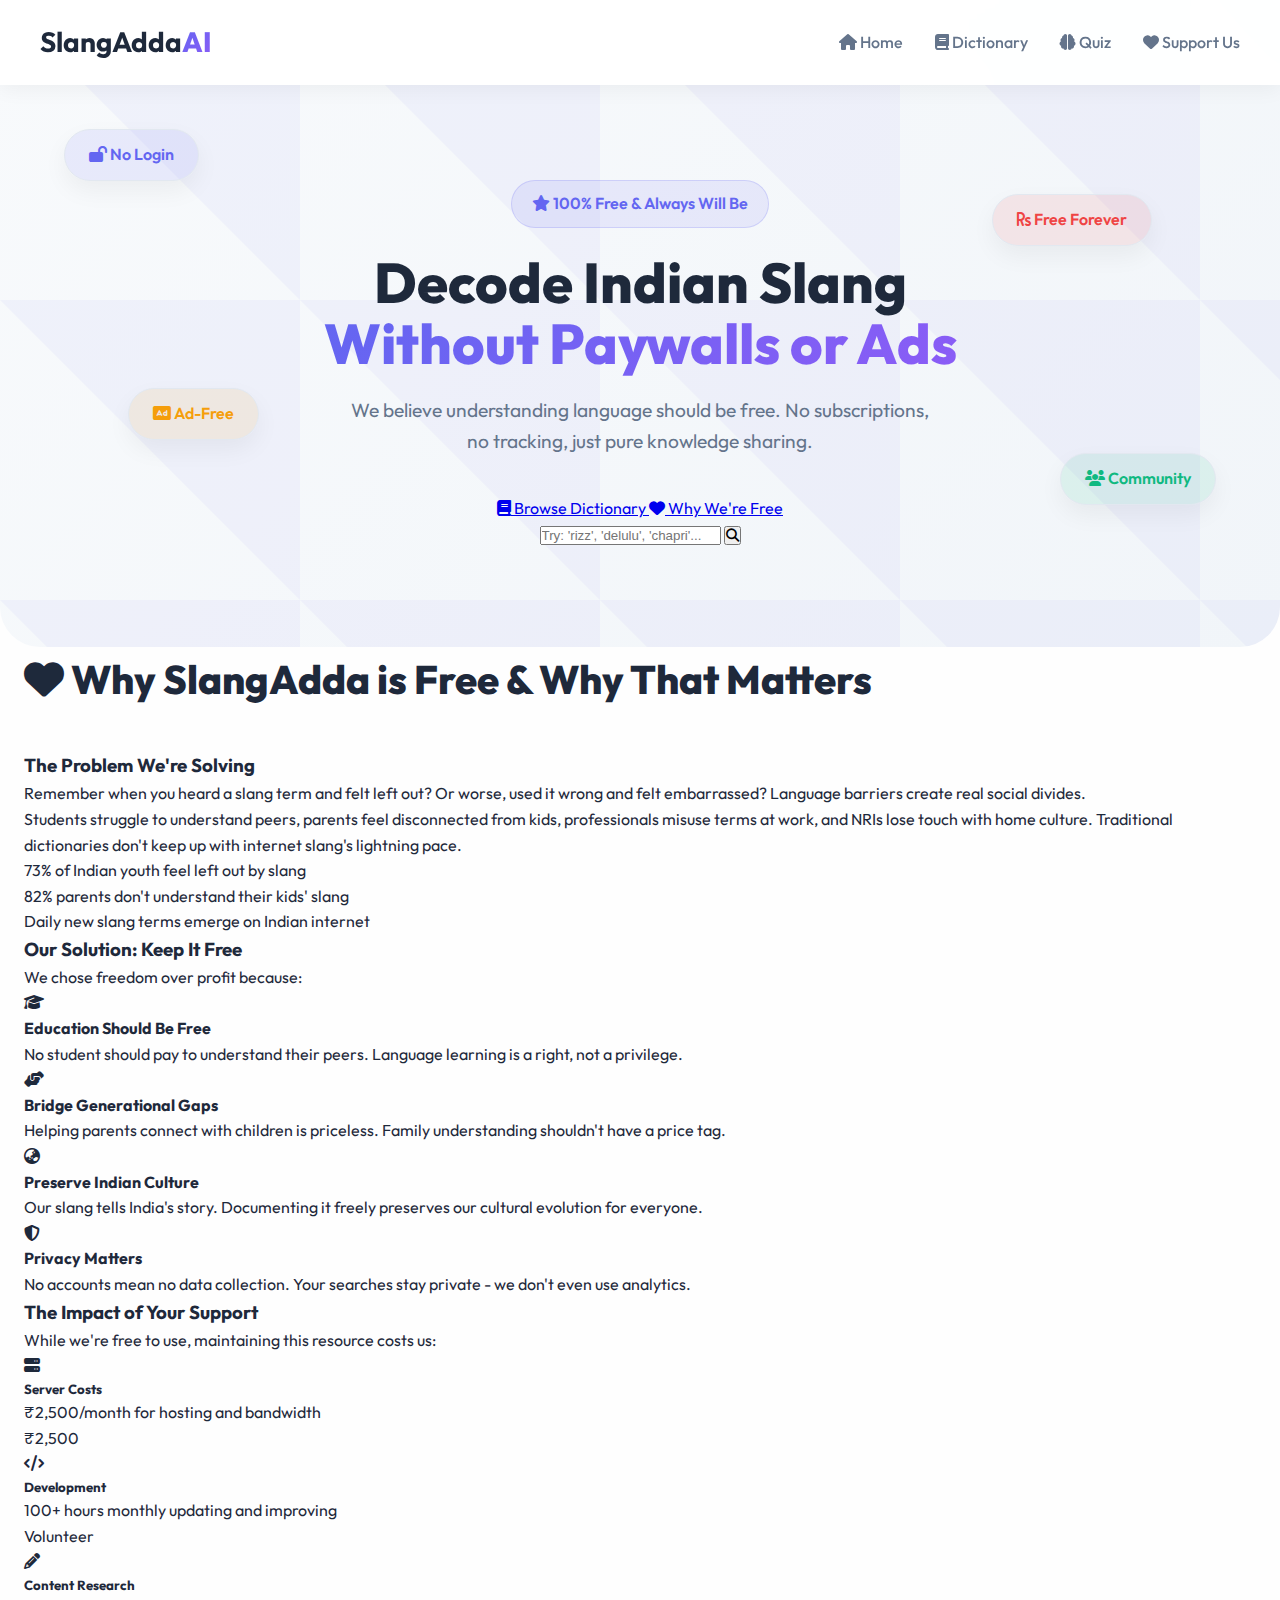
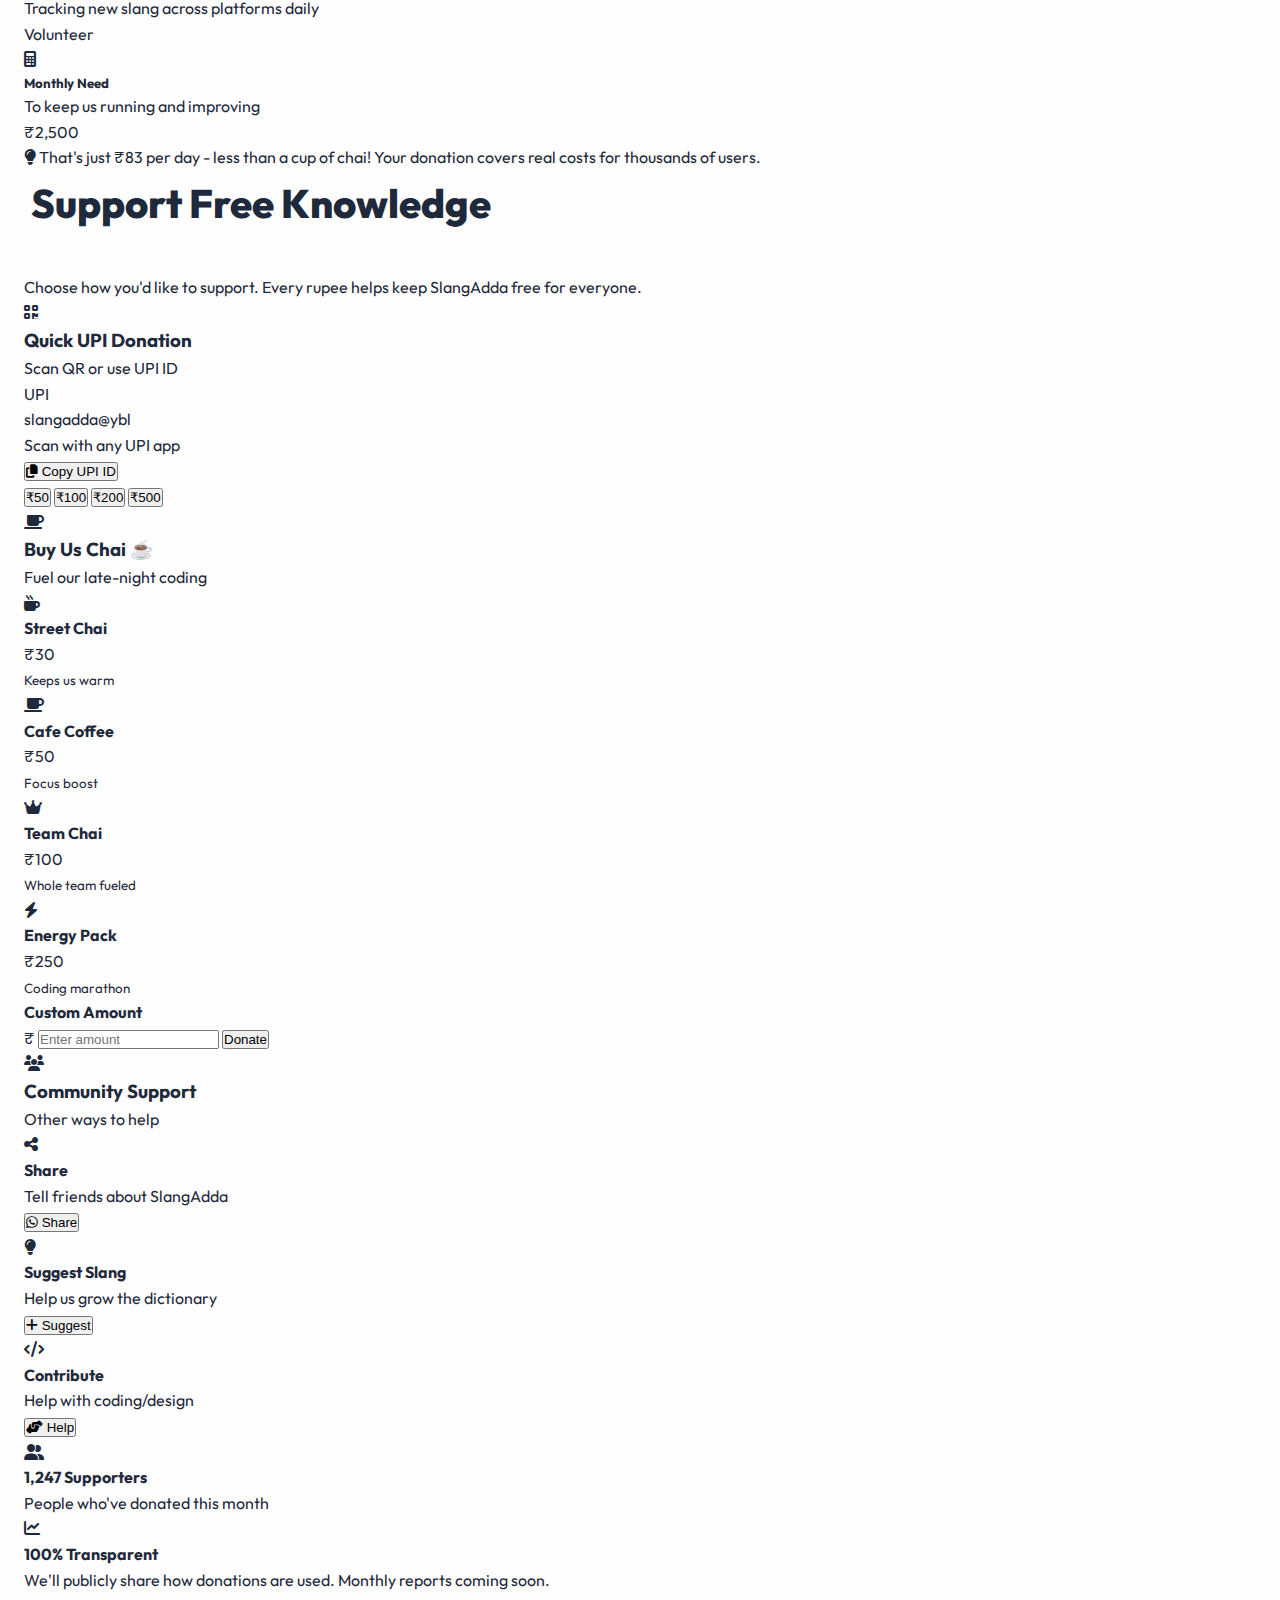
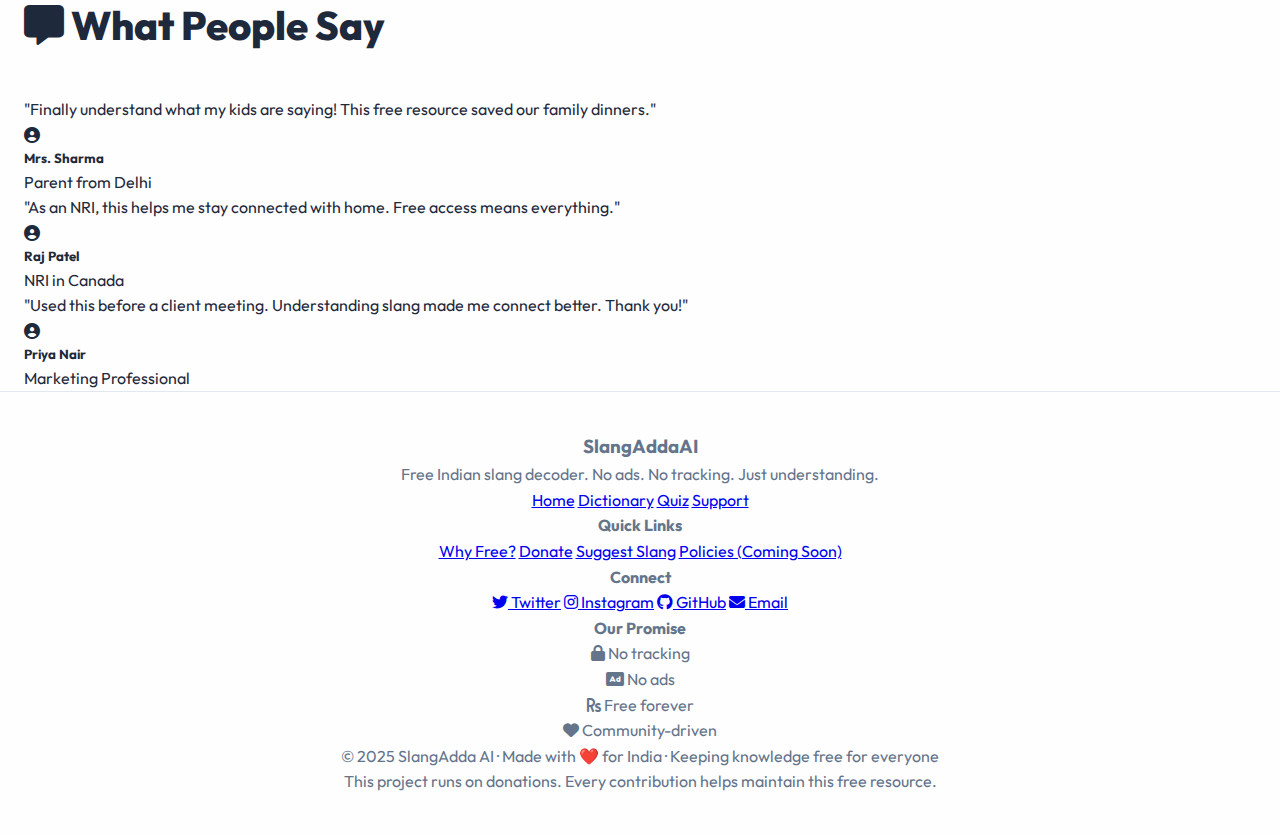
<file: index.html>
<!DOCTYPE html>
<html lang="en">
<head>
  <meta charset="UTF-8" />
  <title>SlangAdda AI – Free Indian Slang Decoder</title>
  <meta name="viewport" content="width=device-width, initial-scale=1.0" />
  <meta name="description" content="Free tool to decode Indian slang. Understand Gen-Z, workplace slang, and cultural references instantly." />
  
  <!-- Fonts & Icons -->
  <link href="https://fonts.googleapis.com/css2?family=Poppins:wght@300;400;500;600;700&family=Outfit:wght@400;500;600;700&display=swap" rel="stylesheet">
  <link rel="stylesheet" href="https://cdnjs.cloudflare.com/ajax/libs/font-awesome/6.4.0/css/all.min.css">
  
  <!-- CSS Files -->
  <link rel="stylesheet" href="styles.css">
</head>

<body>

<!-- NAVBAR -->
<header class="navbar">
  <div class="logo">SlangAdda<span>AI</span></div>
  <nav>
    <a href="index.html"><i class="fas fa-home"></i> Home</a>
    <a href="dictionary.html"><i class="fas fa-book"></i> Dictionary</a>
    <a href="quiz.html"><i class="fas fa-brain"></i> Quiz</a>
    <a href="#donate" class="donate-nav"><i class="fas fa-heart"></i> Support Us</a>
  </nav>
</header>

<!-- HERO -->
<section class="hero">
  <div class="hero-content">
    <span class="pill"><i class="fas fa-star"></i> 100% Free & Always Will Be</span>
    <h1>Decode Indian Slang<br><span>Without Paywalls or Ads</span></h1>
    <p class="hero-subtitle">We believe understanding language should be free. No subscriptions, no tracking, just pure knowledge sharing.</p>

    <div class="hero-buttons">
      <a href="dictionary.html" class="hero-btn primary">
        <i class="fas fa-book"></i> Browse Dictionary
      </a>
      <a href="#why-free" class="hero-btn secondary">
        <i class="fas fa-heart"></i> Why We're Free
      </a>
    </div>

    <div class="quick-search">
      <input type="text" placeholder="Try: 'rizz', 'delulu', 'chapri'..." id="quickSearch">
      <button id="quickSearchBtn"><i class="fas fa-search"></i></button>
    </div>
  </div>

  <!-- Floating elements -->
  <div class="floating">
    <span><i class="fas fa-lock-open"></i> No Login</span>
    <span><i class="fas fa-ad"></i> Ad-Free</span>
    <span><i class="fas fa-rupee-sign"></i> Free Forever</span>
    <span><i class="fas fa-users"></i> Community</span>
  </div>
</section>

<!-- WHY FREE SECTION -->
<section class="why-free" id="why-free">
  <div class="container">
    <h2><i class="fas fa-heart"></i> Why SlangAdda is Free & Why That Matters</h2>
    
    <div class="story-card">
      <div class="story-content">
        <h3>The Problem We're Solving</h3>
        <p>Remember when you heard a slang term and felt left out? Or worse, used it wrong and felt embarrassed? Language barriers create real social divides.</p>
        
        <p>Students struggle to understand peers, parents feel disconnected from kids, professionals misuse terms at work, and NRIs lose touch with home culture. Traditional dictionaries don't keep up with internet slang's lightning pace.</p>
        
        <div class="problem-stats">
          <div class="stat">
            <span class="number">73%</span>
            <span class="label">of Indian youth feel left out by slang</span>
          </div>
          <div class="stat">
            <span class="number">82%</span>
            <span class="label">parents don't understand their kids' slang</span>
          </div>
          <div class="stat">
            <span class="number">Daily</span>
            <span class="label">new slang terms emerge on Indian internet</span>
          </div>
        </div>
      </div>
    </div>
    
    <div class="solution-card">
      <div class="solution-content">
        <h3>Our Solution: Keep It Free</h3>
        <p>We chose freedom over profit because:</p>
        
        <div class="reasons-grid">
          <div class="reason">
            <i class="fas fa-graduation-cap"></i>
            <h4>Education Should Be Free</h4>
            <p>No student should pay to understand their peers. Language learning is a right, not a privilege.</p>
          </div>
          
          <div class="reason">
            <i class="fas fa-hands-helping"></i>
            <h4>Bridge Generational Gaps</h4>
            <p>Helping parents connect with children is priceless. Family understanding shouldn't have a price tag.</p>
          </div>
          
          <div class="reason">
            <i class="fas fa-globe-asia"></i>
            <h4>Preserve Indian Culture</h4>
            <p>Our slang tells India's story. Documenting it freely preserves our cultural evolution for everyone.</p>
          </div>
          
          <div class="reason">
            <i class="fas fa-shield-alt"></i>
            <h4>Privacy Matters</h4>
            <p>No accounts mean no data collection. Your searches stay private - we don't even use analytics.</p>
          </div>
        </div>
      </div>
    </div>
    
    <div class="impact-card">
      <div class="impact-content">
        <h3>The Impact of Your Support</h3>
        <p>While we're free to use, maintaining this resource costs us:</p>
        
        <div class="cost-breakdown">
          <div class="cost-item">
            <i class="fas fa-server"></i>
            <div>
              <h5>Server Costs</h5>
              <p>₹2,500/month for hosting and bandwidth</p>
            </div>
            <span class="cost-amount">₹2,500</span>
          </div>
          
          <div class="cost-item">
            <i class="fas fa-code"></i>
            <div>
              <h5>Development</h5>
              <p>100+ hours monthly updating and improving</p>
            </div>
            <span class="cost-amount">Volunteer</span>
          </div>
          
          <div class="cost-item">
            <i class="fas fa-pencil-alt"></i>
            <div>
              <h5>Content Research</h5>
              <p>Tracking new slang across platforms daily</p>
            </div>
            <span class="cost-amount">Volunteer</span>
          </div>
          
          <div class="cost-item total">
            <i class="fas fa-calculator"></i>
            <div>
              <h5>Monthly Need</h5>
              <p>To keep us running and improving</p>
            </div>
            <span class="cost-amount">₹2,500</span>
          </div>
        </div>
        
        <p class="impact-note">
          <i class="fas fa-lightbulb"></i> That's just ₹83 per day - less than a cup of chai! Your donation covers real costs for thousands of users.
        </p>
      </div>
    </div>
  </div>
</section>

<!-- DONATION SECTION -->
<section class="donation-main" id="donate">
  <div class="container">
    <h2><i class="fas fa-hands-heart"></i> Support Free Knowledge</h2>
    <p class="section-subtitle">Choose how you'd like to support. Every rupee helps keep SlangAdda free for everyone.</p>
    
    <div class="donation-options">
      <div class="donation-card">
        <div class="donation-header">
          <i class="fas fa-qrcode"></i>
          <h3>Quick UPI Donation</h3>
          <p>Scan QR or use UPI ID</p>
        </div>
        
        <div class="donation-content">
          <div class="upi-display">
            <div class="qr-code">
              <!-- QR Code Display -->
              <div class="qr-container">
                <div class="qr-image" id="qrImage">
                  <!-- QR would be generated here -->
                  <div class="qr-placeholder">
                    <div class="qr-pattern">
                      <div class="qr-row"></div>
                      <div class="qr-row"></div>
                      <div class="qr-row"></div>
                      <div class="qr-row"></div>
                    </div>
                  </div>
                </div>
                <div class="qr-text">
                  <p class="upi-id" id="upiIdDisplay">slangadda@ybl</p>
                  <p class="upi-note">Scan with any UPI app</p>
                </div>
              </div>
              
              <button class="copy-upi-btn" id="copyUpiBtn">
                <i class="fas fa-copy"></i> Copy UPI ID
              </button>
              
              <div class="quick-amounts">
                <button class="amount-btn" data-amount="50">₹50</button>
                <button class="amount-btn" data-amount="100">₹100</button>
                <button class="amount-btn" data-amount="200">₹200</button>
                <button class="amount-btn" data-amount="500">₹500</button>
              </div>
            </div>
          </div>
        </div>
      </div>
      
      <div class="donation-card">
        <div class="donation-header">
          <i class="fas fa-coffee"></i>
          <h3>Buy Us Chai ☕</h3>
          <p>Fuel our late-night coding</p>
        </div>
        
        <div class="donation-content">
          <div class="chai-options">
            <div class="chai-option" data-amount="30">
              <i class="fas fa-mug-hot"></i>
              <h4>Street Chai</h4>
              <p>₹30</p>
              <small>Keeps us warm</small>
            </div>
            
            <div class="chai-option" data-amount="50">
              <i class="fas fa-coffee"></i>
              <h4>Cafe Coffee</h4>
              <p>₹50</p>
              <small>Focus boost</small>
            </div>
            
            <div class="chai-option popular" data-amount="100">
              <i class="fas fa-crown"></i>
              <h4>Team Chai</h4>
              <p>₹100</p>
              <small>Whole team fueled</small>
            </div>
            
            <div class="chai-option" data-amount="250">
              <i class="fas fa-bolt"></i>
              <h4>Energy Pack</h4>
              <p>₹250</p>
              <small>Coding marathon</small>
            </div>
          </div>
          
          <div class="custom-amount">
            <h4>Custom Amount</h4>
            <div class="custom-input">
              <span class="rupee-sign">₹</span>
              <input type="number" id="customAmount" placeholder="Enter amount" min="10">
              <button id="customDonateBtn">Donate</button>
            </div>
          </div>
        </div>
      </div>
      
      <div class="donation-card">
        <div class="donation-header">
          <i class="fas fa-users"></i>
          <h3>Community Support</h3>
          <p>Other ways to help</p>
        </div>
        
        <div class="donation-content">
          <div class="community-options">
            <div class="community-option">
              <i class="fas fa-share-alt"></i>
              <h4>Share</h4>
              <p>Tell friends about SlangAdda</p>
              <button class="share-btn" data-platform="whatsapp">
                <i class="fab fa-whatsapp"></i> Share
              </button>
            </div>
            
            <div class="community-option">
              <i class="fas fa-lightbulb"></i>
              <h4>Suggest Slang</h4>
              <p>Help us grow the dictionary</p>
              <button class="suggest-btn" id="suggestSlangBtn">
                <i class="fas fa-plus"></i> Suggest
              </button>
            </div>
            
            <div class="community-option">
              <i class="fas fa-code"></i>
              <h4>Contribute</h4>
              <p>Help with coding/design</p>
              <button class="contribute-btn" id="contributeBtn">
                <i class="fas fa-hands-helping"></i> Help
              </button>
            </div>
          </div>
          
          <div class="supporters-count">
            <i class="fas fa-user-friends"></i>
            <div>
              <h4>1,247 Supporters</h4>
              <p>People who've donated this month</p>
            </div>
          </div>
        </div>
      </div>
    </div>
    
    <div class="transparency-note">
      <i class="fas fa-chart-line"></i>
      <div>
        <h4>100% Transparent</h4>
        <p>We'll publicly share how donations are used. Monthly reports coming soon.</p>
      </div>
    </div>
  </div>
</section>

<!-- TESTIMONIALS -->
<section class="testimonials">
  <div class="container">
    <h2><i class="fas fa-comment-alt"></i> What People Say</h2>
    
    <div class="testimonial-grid">
      <div class="testimonial-card">
        <div class="testimonial-content">
          <p>"Finally understand what my kids are saying! This free resource saved our family dinners."</p>
        </div>
        <div class="testimonial-author">
          <i class="fas fa-user-circle"></i>
          <div>
            <h5>Mrs. Sharma</h5>
            <p>Parent from Delhi</p>
          </div>
        </div>
      </div>
      
      <div class="testimonial-card">
        <div class="testimonial-content">
          <p>"As an NRI, this helps me stay connected with home. Free access means everything."</p>
        </div>
        <div class="testimonial-author">
          <i class="fas fa-user-circle"></i>
          <div>
            <h5>Raj Patel</h5>
            <p>NRI in Canada</p>
          </div>
        </div>
      </div>
      
      <div class="testimonial-card">
        <div class="testimonial-content">
          <p>"Used this before a client meeting. Understanding slang made me connect better. Thank you!"</p>
        </div>
        <div class="testimonial-author">
          <i class="fas fa-user-circle"></i>
          <div>
            <h5>Priya Nair</h5>
            <p>Marketing Professional</p>
          </div>
        </div>
      </div>
    </div>
  </div>
</section>

<!-- FOOTER -->
<footer>
  <div class="footer-content">
    <div class="footer-section">
      <h3>SlangAdda<span>AI</span></h3>
      <p class="footer-tagline">Free Indian slang decoder. No ads. No tracking. Just understanding.</p>
      <div class="footer-links">
        <a href="index.html">Home</a>
        <a href="dictionary.html">Dictionary</a>
        <a href="quiz.html">Quiz</a>
        <a href="#donate">Support</a>
      </div>
    </div>
    
    <div class="footer-section">
      <h4>Quick Links</h4>
      <a href="#why-free">Why Free?</a>
      <a href="#donate">Donate</a>
      <a href="#" id="suggestLink">Suggest Slang</a>
      <a href="policies.html">Policies (Coming Soon)</a>
    </div>
    
    <div class="footer-section">
      <h4>Connect</h4>
      <div class="social-links">
        <a href="#"><i class="fab fa-twitter"></i> Twitter</a>
        <a href="#"><i class="fab fa-instagram"></i> Instagram</a>
        <a href="#"><i class="fab fa-github"></i> GitHub</a>
        <a href="mailto:hello@slangadda.ai"><i class="fas fa-envelope"></i> Email</a>
      </div>
    </div>
    
    <div class="footer-section">
      <h4>Our Promise</h4>
      <p><i class="fas fa-lock"></i> No tracking</p>
      <p><i class="fas fa-ad"></i> No ads</p>
      <p><i class="fas fa-rupee-sign"></i> Free forever</p>
      <p><i class="fas fa-heart"></i> Community-driven</p>
    </div>
  </div>
  
  <div class="footer-bottom">
    <p>© 2025 SlangAdda AI · Made with ❤️ for India · Keeping knowledge free for everyone</p>
    <p class="footer-note">
      This project runs on donations. Every contribution helps maintain this free resource.
    </p>
  </div>
</footer>

<!-- Donation Modal -->
<div class="modal" id="donationModal">
  <div class="modal-content donation-modal">
    <span class="close-modal">&times;</span>
    <div class="modal-body" id="modalBody">
      <!-- Content loaded by JavaScript -->
    </div>
  </div>
</div>

<!-- Suggestion Modal -->
<div class="modal" id="suggestionModal">
  <div class="modal-content suggestion-modal">
    <span class="close-modal">&times;</span>
    <h3><i class="fas fa-lightbulb"></i> Suggest New Slang</h3>
    <p>Help us grow! Suggest slang terms you've heard but couldn't find.</p>
    
    <div class="suggestion-form">
      <div class="form-group">
        <label for="slangTerm">Slang Term *</label>
        <input type="text" id="slangTerm" placeholder="e.g., 'rizz', 'delulu'">
      </div>
      
      <div class="form-group">
        <label for="slangMeaning">What do you think it means? *</label>
        <textarea id="slangMeaning" placeholder="Your understanding of the term..." rows="3"></textarea>
      </div>
      
      <div class="form-group">
        <label for="slangContext">Where did you hear it? (optional)</label>
        <input type="text" id="slangContext" placeholder="e.g., Instagram, college, Mumbai">
      </div>
      
      <div class="form-group">
        <label for="slangExample">Example sentence (optional)</label>
        <input type="text" id="slangExample" placeholder="e.g., 'He has so much rizz!'">
      </div>
      
      <div class="form-group">
        <label for="userEmail">Your email (optional, for updates)</label>
        <input type="email" id="userEmail" placeholder="email@example.com">
      </div>
      
      <div class="form-actions">
        <button type="button" class="cancel-btn">Cancel</button>
        <button type="button" class="submit-btn" id="submitSuggestion">
          <i class="fas fa-paper-plane"></i> Submit Suggestion
        </button>
      </div>
    </div>
  </div>
</div>

<!-- JavaScript -->
<script src="script.js"></script>

<!-- Load slang database -->
<script src="slang-database.js"></script>

<script>
  // Home page specific JavaScript
  document.addEventListener('DOMContentLoaded', function() {
    // Set UPI ID
    const upiId = 'slangadda@ybl'; // Your UPI ID here
    document.getElementById('upiIdDisplay').textContent = upiId;
    
    // Copy UPI ID
    document.getElementById('copyUpiBtn').addEventListener('click', function() {
      navigator.clipboard.writeText(upiId).then(() => {
        const originalText = this.innerHTML;
        this.innerHTML = '<i class="fas fa-check"></i> Copied!';
        this.style.background = 'var(--success)';
        
        setTimeout(() => {
          this.innerHTML = originalText;
          this.style.background = '';
        }, 2000);
      });
    });
    
    // Quick search
    document.getElementById('quickSearchBtn').addEventListener('click', function() {
      const term = document.getElementById('quickSearch').value.trim();
      if (term) {
        window.location.href = `dictionary.html?search=${encodeURIComponent(term)}`;
      }
    });
    
    document.getElementById('quickSearch').addEventListener('keypress', function(e) {
      if (e.key === 'Enter') {
        document.getElementById('quickSearchBtn').click();
      }
    });
    
    // Donation amount buttons
    document.querySelectorAll('.amount-btn, .chai-option').forEach(btn => {
      btn.addEventListener('click', function() {
        const amount = this.getAttribute('data-amount');
        showDonationModal(amount);
      });
    });
    
    // Custom donation
    document.getElementById('customDonateBtn').addEventListener('click', function() {
      const amount = document.getElementById('customAmount').value;
      if (amount && amount >= 10) {
        showDonationModal(amount);
      } else {
        alert('Please enter at least ₹10');
      }
    });
    
    // Suggestion button
    document.getElementById('suggestSlangBtn').addEventListener('click', function() {
      document.getElementById('suggestionModal').style.display = 'flex';
    });
    
    document.getElementById('suggestLink').addEventListener('click', function(e) {
      e.preventDefault();
      document.getElementById('suggestionModal').style.display = 'flex';
    });
    
    // Submit suggestion
    document.getElementById('submitSuggestion').addEventListener('click', function() {
      const term = document.getElementById('slangTerm').value.trim();
      const meaning = document.getElementById('slangMeaning').value.trim();
      
      if (!term || !meaning) {
        alert('Please fill at least the slang term and its meaning');
        return;
      }
      
      // In real implementation, this would send to a backend
      // For now, we'll simulate
      alert(`Thank you! We've received your suggestion for "${term}".\n\nWe'll review it and add it to our dictionary soon.`);
      
      // Reset form
      document.getElementById('slangTerm').value = '';
      document.getElementById('slangMeaning').value = '';
      document.getElementById('slangContext').value = '';
      document.getElementById('slangExample').value = '';
      document.getElementById('userEmail').value = '';
      
      document.getElementById('suggestionModal').style.display = 'none';
    });
    
    // Share buttons
    document.querySelectorAll('.share-btn').forEach(btn => {
      btn.addEventListener('click', function() {
        const platform = this.getAttribute('data-platform');
        const url = window.location.href;
        const text = 'Check out SlangAdda AI - Free Indian slang decoder!';
        
        let shareUrl = '';
        switch(platform) {
          case 'whatsapp':
            shareUrl = `https://wa.me/?text=${encodeURIComponent(text + ' ' + url)}`;
            break;
          default:
            shareUrl = url;
        }
        
        window.open(shareUrl, '_blank');
      });
    });
    
    // Contribute button
    document.getElementById('contributeBtn').addEventListener('click', function() {
      alert('Want to contribute? Great! We need help with:\n\n1. Adding new slang terms\n2. Improving explanations\n3. Website development\n4. Design improvements\n\nEmail us at: contribute@slangadda.ai');
    });
    
    // Modal close buttons
    document.querySelectorAll('.close-modal, .cancel-btn').forEach(btn => {
      btn.addEventListener('click', function() {
        this.closest('.modal').style.display = 'none';
      });
    });
    
    // Close modal when clicking outside
    document.querySelectorAll('.modal').forEach(modal => {
      modal.addEventListener('click', function(e) {
        if (e.target === this) {
          this.style.display = 'none';
        }
      });
    });
    
    // Auto-generate QR code placeholder pattern
    generateQRPattern();
  });
  
  function showDonationModal(amount) {
    const modal = document.getElementById('donationModal');
    const modalBody = document.getElementById('modalBody');
    
    modalBody.innerHTML = `
      <div class="donation-confirmation">
        <div class="confirmation-header">
          <i class="fas fa-heart"></i>
          <h3>Thank You for Your Support! ❤️</h3>
          <p>You're helping keep SlangAdda free for everyone.</p>
        </div>
        
        <div class="donation-details">
          <div class="detail-row">
            <span class="detail-label">Amount:</span>
            <span class="detail-value">₹${amount}</span>
          </div>
          
          <div class="detail-row">
            <span class="detail-label">Payment Method:</span>
            <span class="detail-value">UPI</span>
          </div>
          
          <div class="detail-row">
            <span class="detail-label">UPI ID:</span>
            <span class="detail-value upi-display">slangadda@ybl</span>
          </div>
          
          <div class="qr-display">
            <div class="qr-simulated">
              <div class="qr-simulated-inner">
                <!-- Simulated QR code -->
                <div class="qr-simulated-pattern">
                  ${Array(16).fill('<div class="qr-simulated-cell"></div>').join('')}
                </div>
                <div class="qr-simulated-amount">₹${amount}</div>
              </div>
            </div>
            <p class="qr-instruction">Scan with any UPI app</p>
          </div>
          
          <div class="payment-steps">
            <h4>To Complete Donation:</h4>
            <ol>
              <li>Open your UPI app (GPay, PhonePe, Paytm, etc.)</li>
              <li>Scan the QR code above OR</li>
              <li>Send ₹${amount} to: <strong>slangadda@ybl</strong></li>
              <li>Add note: "SlangAdda Support"</li>
            </ol>
          </div>
          
          <div class="donation-impact">
            <i class="fas fa-bullseye"></i>
            <p>Your ₹${amount} donation covers <strong>${Math.round(amount/2.5)} hours</strong> of server time for thousands of users!</p>
          </div>
        </div>
        
        <div class="donation-actions">
          <button class="copy-upi-full" onclick="copyUPI()">
            <i class="fas fa-copy"></i> Copy UPI ID
          </button>
          <button class="done-btn" onclick="closeModal()">
            Done
          </button>
        </div>
      </div>
    `;
    
    modal.style.display = 'flex';
  }
  
  function generateQRPattern() {
    // This is a simulated QR pattern
    const qrImage = document.getElementById('qrImage');
    if (qrImage) {
      const pattern = document.createElement('div');
      pattern.className = 'qr-simulated';
      pattern.innerHTML = `
        <div class="qr-simulated-inner">
          <div class="qr-simulated-pattern">
            ${Array(25).fill('<div class="qr-simulated-cell"></div>').join('')}
          </div>
          <div class="qr-simulated-text">UPI</div>
        </div>
      `;
      qrImage.appendChild(pattern);
    }
  }
  
  // Global functions for modal
  function copyUPI() {
    navigator.clipboard.writeText('slangadda@ybl').then(() => {
      alert('UPI ID copied to clipboard: slangadda@ybl');
    });
  }
  
  function closeModal() {
    document.getElementById('donationModal').style.display = 'none';
  }
</script>

</body>
</html>
</file>
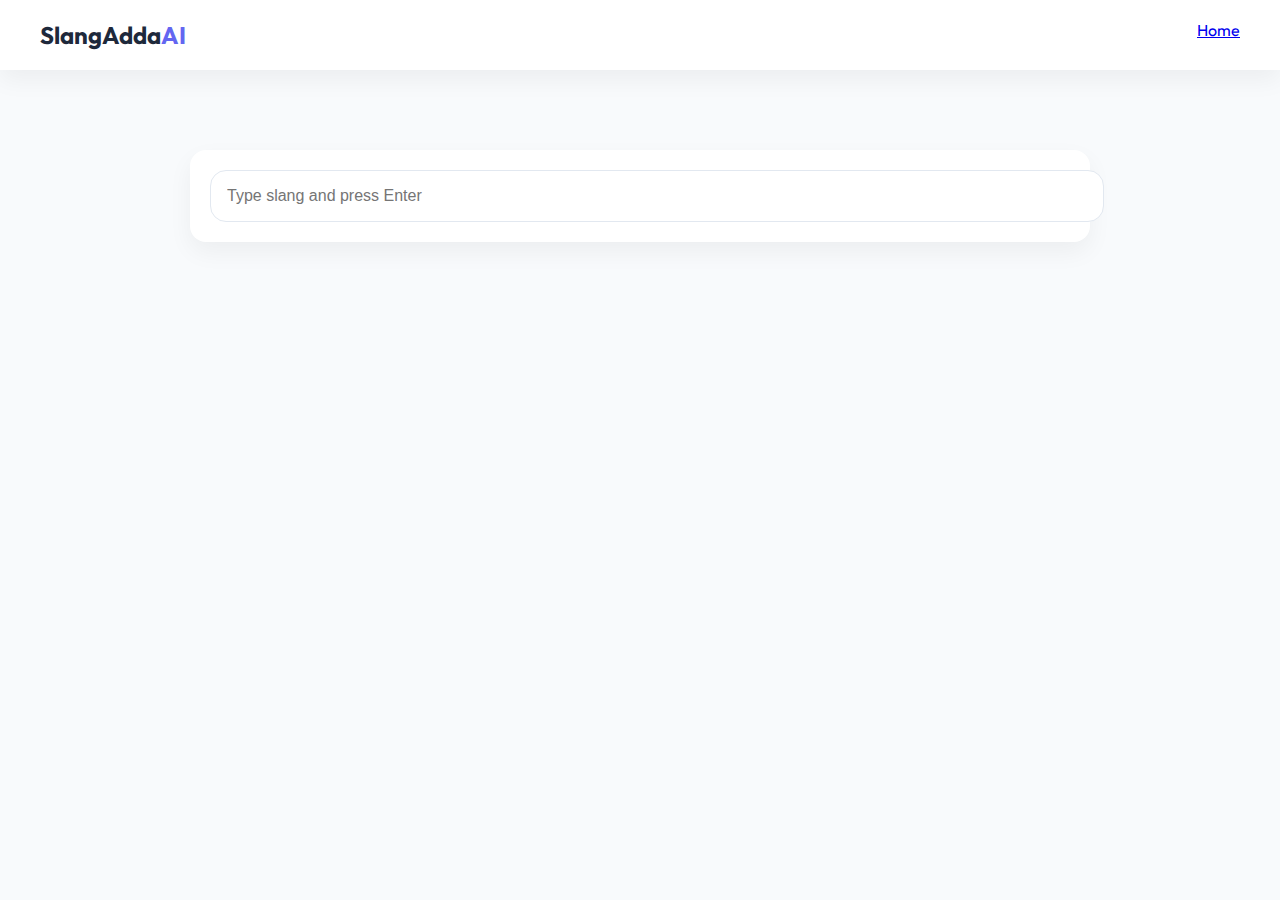
<file: app.html>
<!DOCTYPE html>
<html lang="en">
<head>
  <meta charset="UTF-8" />
  <title>SlangAdda AI – Dictionary</title>
  <meta name="viewport" content="width=device-width, initial-scale=1.0" />

  <link href="https://fonts.googleapis.com/css2?family=Outfit:wght@400;600;700&display=swap" rel="stylesheet">

  <style>
    body {
      margin: 0;
      font-family: 'Outfit', sans-serif;
      background: #f8fafc;
      color: #1e293b;
    }

    header {
      padding: 20px 40px;
      background: white;
      box-shadow: 0 10px 25px rgba(0,0,0,0.05);
      display: flex;
      justify-content: space-between;
    }

    .logo {
      font-size: 24px;
      font-weight: 700;
    }

    .logo span {
      color: #6366f1;
    }

    main {
      max-width: 900px;
      margin: 60px auto;
      padding: 20px;
    }

    .search-box {
      background: white;
      padding: 20px;
      border-radius: 16px;
      box-shadow: 0 10px 25px rgba(0,0,0,0.05);
    }

    .search-box input {
      width: 100%;
      padding: 16px;
      border-radius: 16px;
      border: 1px solid #e2e8f0;
      font-size: 1rem;
    }

    .result {
      margin-top: 30px;
      background: white;
      padding: 30px;
      border-radius: 16px;
      box-shadow: 0 10px 25px rgba(0,0,0,0.05);
      display: none;
    }

    .badge {
      padding: 6px 12px;
      border-radius: 20px;
      font-size: 0.75rem;
      font-weight: 700;
      background: #dcfce7;
      color: #166534;
    }

    button {
      margin-top: 20px;
      padding: 12px 24px;
      border-radius: 30px;
      border: none;
      background: #6366f1;
      color: white;
      font-weight: 600;
      cursor: pointer;
    }
  </style>
</head>

<body>

<header>
  <div class="logo">SlangAdda<span>AI</span></div>
  <a href="index.html">Home</a>
</header>

<main>

  <div class="search-box">
    <input id="input" placeholder="Type slang and press Enter" />
  </div>

  <div class="result" id="result">
    <h2>rizz <span class="badge">Office Safe</span></h2>
    <p>Natural charm or confidence while talking to someone.</p>
    <p><i>“Bro has insane rizz.”</i></p>
    <button>🔊 Pronounce</button>
  </div>

</main>

<script>
  const input = document.getElementById("input");
  const result = document.getElementById("result");

  input.addEventListener("keypress", function(e) {
    if (e.key === "Enter" && input.value.trim() !== "") {
      result.style.display = "block";
    }
  });
</script>

</body>
</html>
</file>
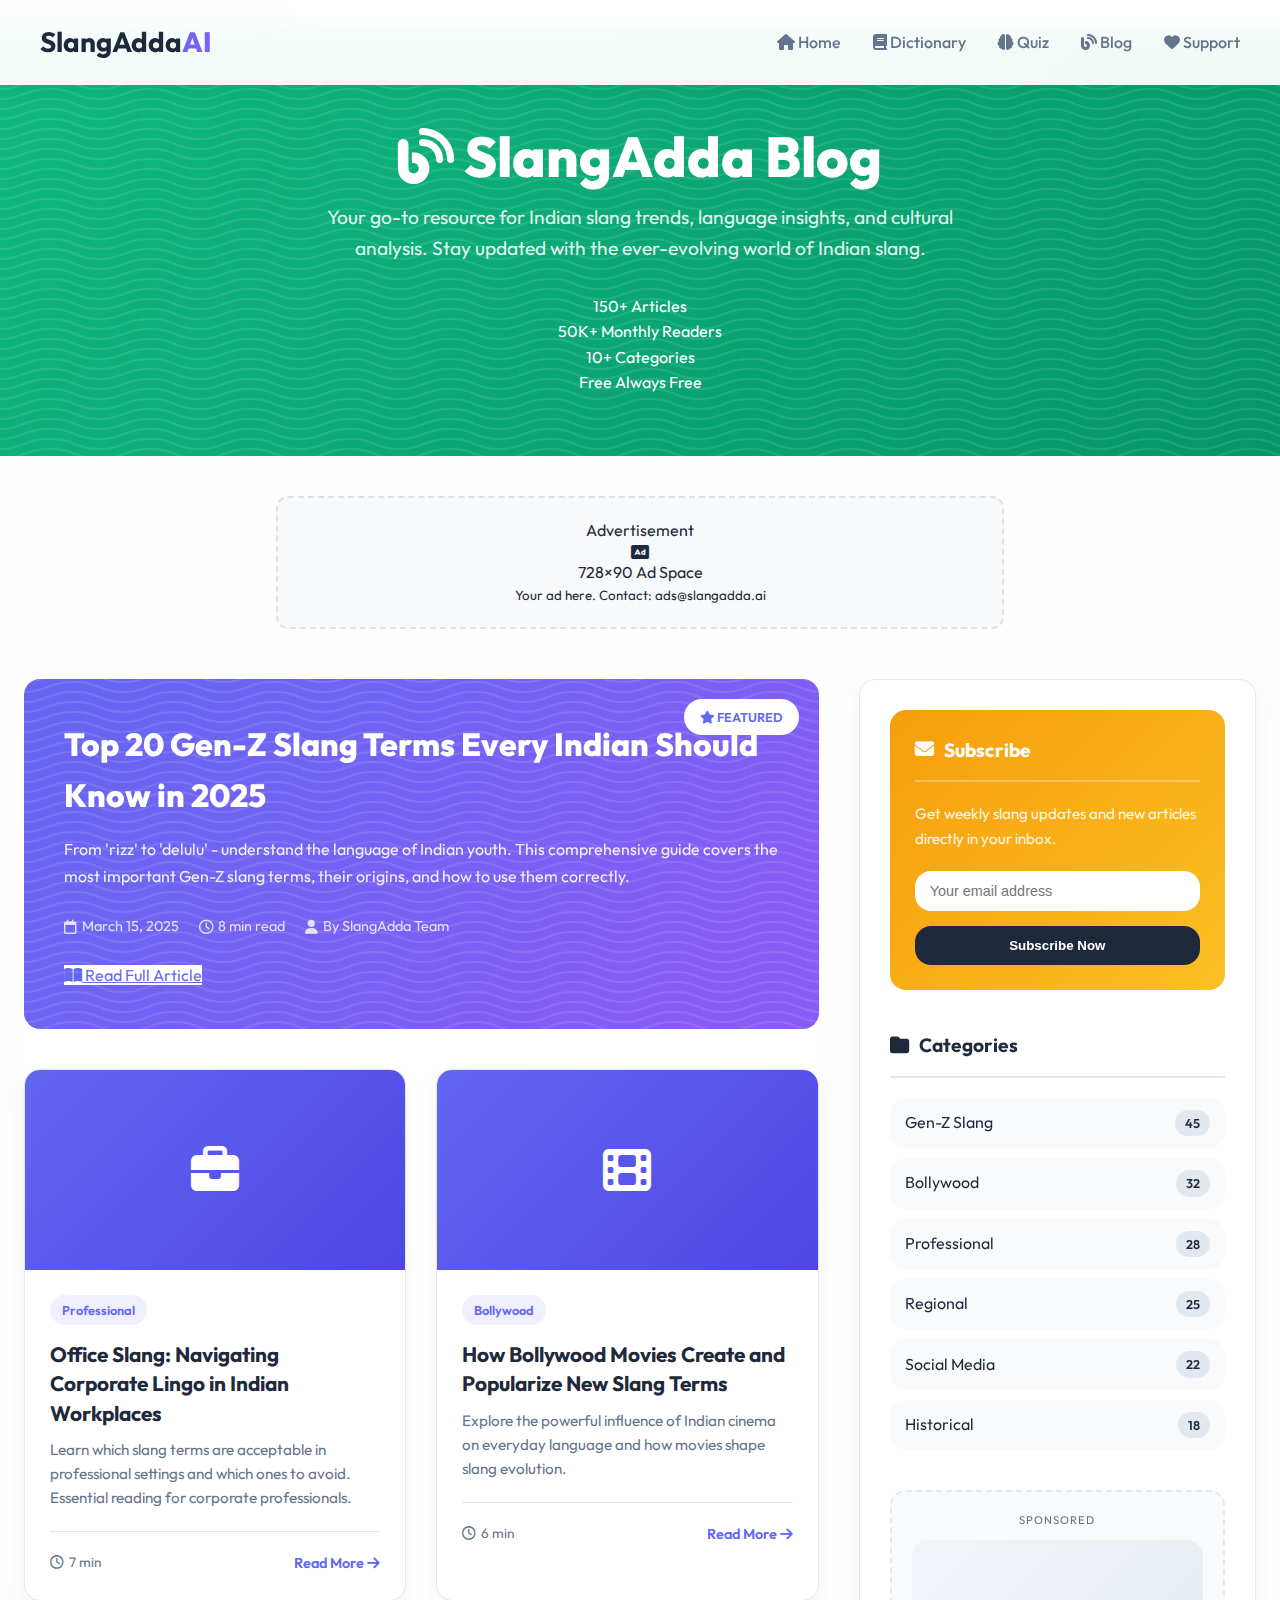
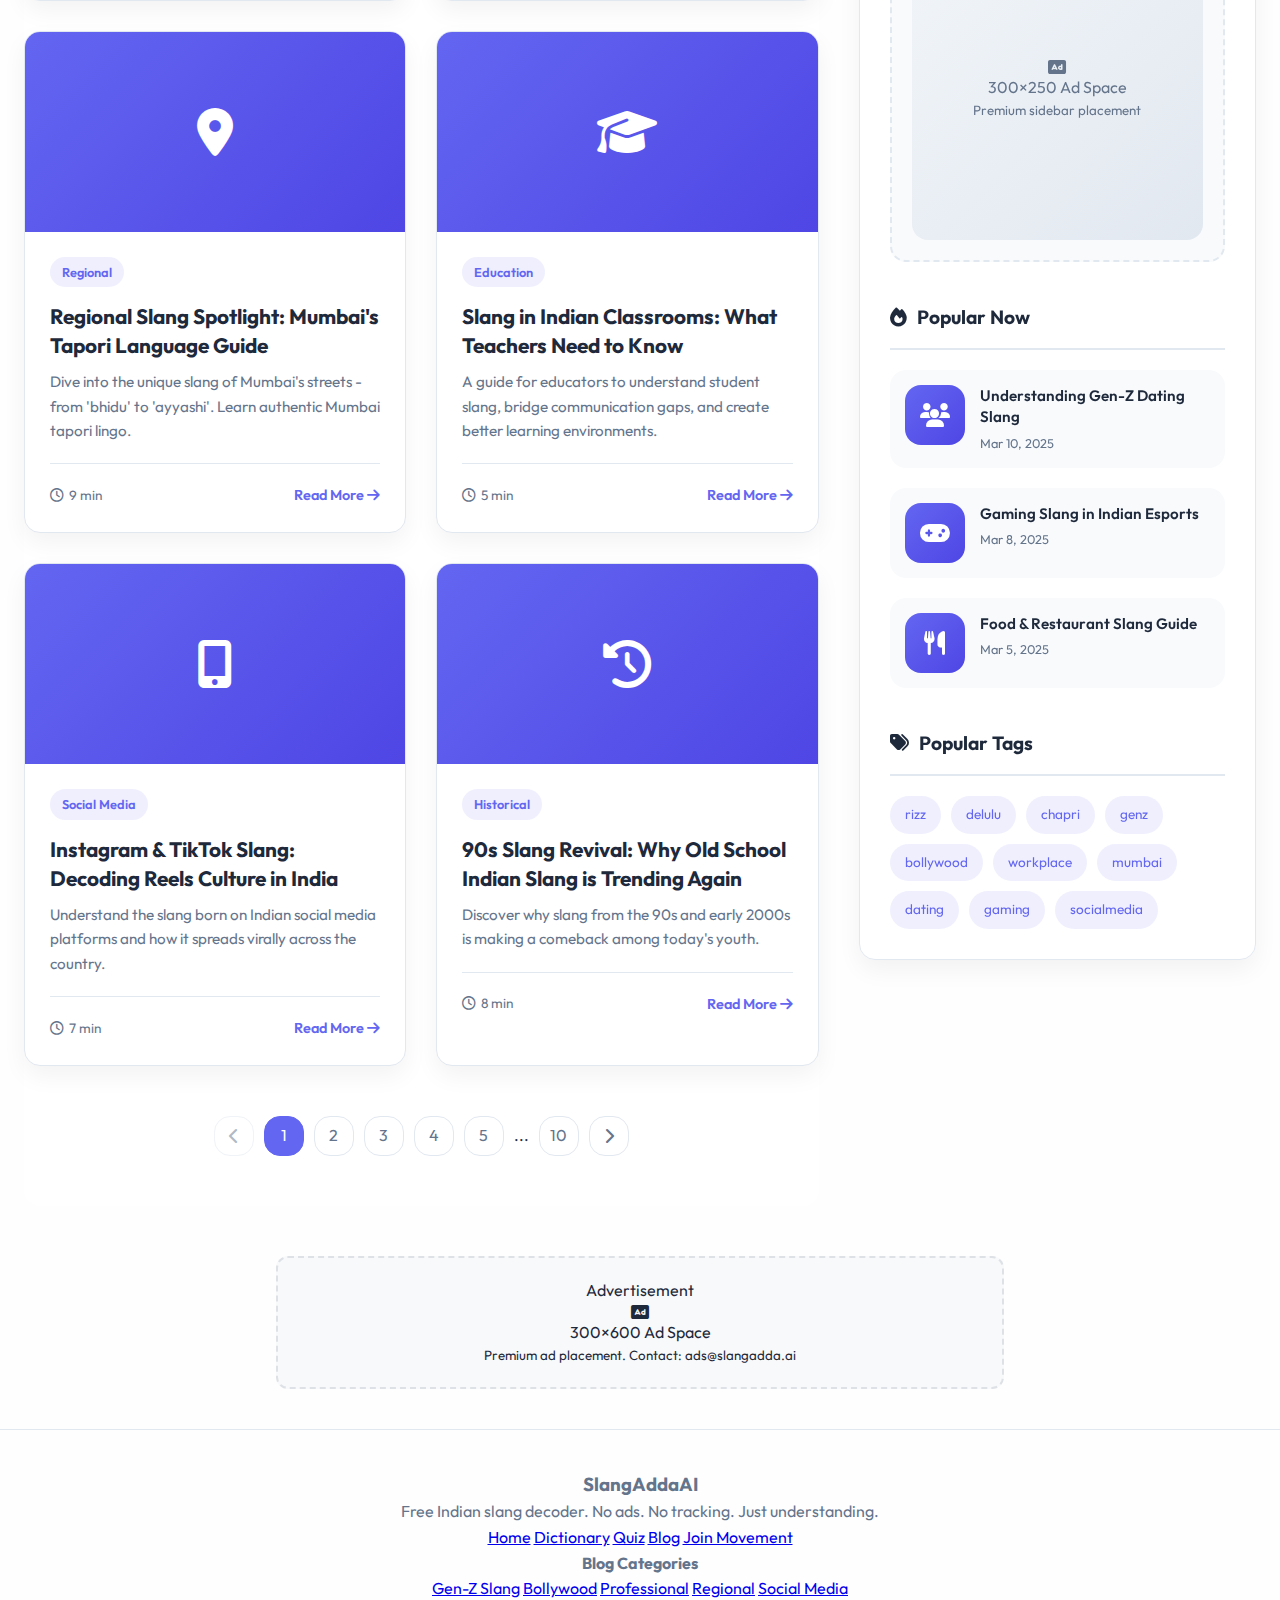
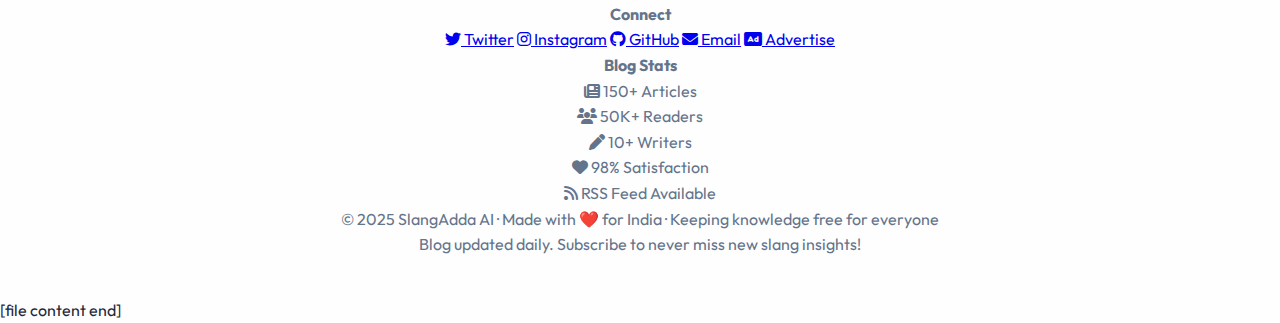
<file: blog.html>
[file name]: blog.html
[file content begin]
<!DOCTYPE html>
<html lang="en">
<head>
  <meta charset="UTF-8" />
  <title>Slang Blog - Latest Indian Slang Trends & Insights | SlangAdda AI</title>
  <meta name="viewport" content="width=device-width, initial-scale=1.0" />
  <meta name="description" content="Read articles about Indian slang trends, Gen-Z language, Bollywood slang, workplace terms, and cultural insights. Stay updated with the latest slang." />
  <meta name="keywords" content="Indian slang blog, Gen-Z language trends, Bollywood slang, workplace slang, Indian English blog, slang insights, language culture" />
  <meta name="author" content="SlangAdda AI" />
  
  <!-- Fonts & Icons -->
  <link href="https://fonts.googleapis.com/css2?family=Poppins:wght@300;400;500;600;700&family=Outfit:wght@400;500;600;700&display=swap" rel="stylesheet">
  <link rel="stylesheet" href="https://cdnjs.cloudflare.com/ajax/libs/font-awesome/6.4.0/css/all.min.css">
  
  <!-- CSS Files -->
  <link rel="stylesheet" href="styles.css">
  <style>
    /* Blog page specific styles */
    .blog-header {
      background: linear-gradient(135deg, #10b981 0%, #059669 100%);
      color: white;
      padding: 100px 40px 60px;
      text-align: center;
      position: relative;
      overflow: hidden;
    }
    
    .blog-header::before {
      content: '';
      position: absolute;
      top: 0;
      left: 0;
      right: 0;
      bottom: 0;
      background: url("data:image/svg+xml,%3Csvg width='100' height='20' viewBox='0 0 100 20' xmlns='http://www.w3.org/2000/svg'%3E%3Cpath d='M21.184 20c.357-.13.72-.264 1.088-.402l1.768-.661C33.64 15.347 39.647 14 50 14c10.271 0 15.362 1.222 24.629 4.928.955.383 1.869.74 2.75 1.072h6.225c-2.51-.73-5.139-1.691-8.233-2.928C65.888 13.278 60.562 12 50 12c-10.626 0-16.855 1.397-26.66 5.063l-1.767.662c-2.475.923-4.66 1.674-6.724 2.275h6.335zm0-20C13.258 2.892 8.077 4 0 4V2c5.744 0 9.951-.574 14.85-2h6.334zM77.38 0C85.239 2.966 90.502 4 100 4V2c-6.842 0-11.386-.542-16.396-2h-6.225zM0 14c8.44 0 13.718-1.21 22.272-4.402l1.768-.661C33.64 5.347 39.647 4 50 4c10.271 0 15.362 1.222 24.629 4.928C84.112 12.722 89.438 14 100 14v-2c-10.271 0-15.362-1.222-24.629-4.928C65.888 3.278 60.562 2 50 2 39.374 2 33.145 3.397 23.34 7.063l-1.767.662C13.223 10.84 8.163 12 0 12v2z' fill='%23ffffff' fill-opacity='0.1' fill-rule='evenodd'/%3E%3C/svg%3E");
    }
    
    .blog-header h1 {
      color: white;
      font-size: 3.5rem;
      margin-bottom: 15px;
    }
    
    .blog-header .subtitle {
      color: rgba(255, 255, 255, 0.9);
      font-size: 1.2rem;
      max-width: 700px;
      margin: 0 auto 30px;
    }
    
    /* Blog layout */
    .blog-container {
      display: grid;
      grid-template-columns: 2fr 1fr;
      gap: 40px;
      margin: 50px 0;
    }
    
    /* Main content */
    .blog-main {
      background: white;
      border-radius: var(--radius);
    }
    
    .featured-article {
      background: linear-gradient(135deg, #6366f1 0%, #8b5cf6 100%);
      color: white;
      padding: 40px;
      border-radius: var(--radius);
      margin-bottom: 40px;
      position: relative;
      overflow: hidden;
    }
    
    .featured-article::before {
      content: '';
      position: absolute;
      top: 0;
      left: 0;
      right: 0;
      bottom: 0;
      background: url("data:image/svg+xml,%3Csvg width='100' height='20' viewBox='0 0 100 20' xmlns='http://www.w3.org/2000/svg'%3E%3Cpath d='M21.184 20c.357-.13.72-.264 1.088-.402l1.768-.661C33.64 15.347 39.647 14 50 14c10.271 0 15.362 1.222 24.629 4.928.955.383 1.869.74 2.75 1.072h6.225c-2.51-.73-5.139-1.691-8.233-2.928C65.888 13.278 60.562 12 50 12c-10.626 0-16.855 1.397-26.66 5.063l-1.767.662c-2.475.923-4.66 1.674-6.724 2.275h6.335zm0-20C13.258 2.892 8.077 4 0 4V2c5.744 0 9.951-.574 14.85-2h6.334zM77.38 0C85.239 2.966 90.502 4 100 4V2c-6.842 0-11.386-.542-16.396-2h-6.225zM0 14c8.44 0 13.718-1.21 22.272-4.402l1.768-.661C33.64 5.347 39.647 4 50 4c10.271 0 15.362 1.222 24.629 4.928C84.112 12.722 89.438 14 100 14v-2c-10.271 0-15.362-1.222-24.629-4.928C65.888 3.278 60.562 2 50 2 39.374 2 33.145 3.397 23.34 7.063l-1.767.662C13.223 10.84 8.163 12 0 12v2z' fill='%23ffffff' fill-opacity='0.1' fill-rule='evenodd'/%3E%3C/svg%3E");
    }
    
    .featured-badge {
      position: absolute;
      top: 20px;
      right: 20px;
      background: white;
      color: var(--primary);
      padding: 8px 16px;
      border-radius: 50px;
      font-weight: 600;
      font-size: 0.8rem;
      z-index: 1;
    }
    
    .featured-article h2 {
      color: white;
      margin-bottom: 15px;
      font-size: 2rem;
      position: relative;
      z-index: 1;
    }
    
    .featured-article p {
      color: rgba(255, 255, 255, 0.9);
      margin-bottom: 25px;
      line-height: 1.7;
      position: relative;
      z-index: 1;
    }
    
    .article-meta {
      display: flex;
      gap: 20px;
      color: rgba(255, 255, 255, 0.8);
      font-size: 0.9rem;
      margin-bottom: 25px;
      position: relative;
      z-index: 1;
    }
    
    .article-meta span {
      display: flex;
      align-items: center;
      gap: 5px;
    }
    
    /* Articles grid */
    .articles-grid {
      display: grid;
      grid-template-columns: repeat(2, 1fr);
      gap: 30px;
    }
    
    .article-card {
      background: white;
      border-radius: var(--radius);
      overflow: hidden;
      box-shadow: var(--shadow);
      transition: var(--transition);
      border: 1px solid var(--gray-light);
    }
    
    .article-card:hover {
      transform: translateY(-10px);
      box-shadow: var(--shadow-lg);
    }
    
    .article-image {
      height: 200px;
      background: linear-gradient(135deg, var(--primary) 0%, var(--primary-dark) 100%);
      display: flex;
      align-items: center;
      justify-content: center;
      color: white;
      font-size: 3rem;
    }
    
    .article-content {
      padding: 25px;
    }
    
    .article-category {
      display: inline-block;
      background: rgba(99, 102, 241, 0.1);
      color: var(--primary);
      padding: 5px 12px;
      border-radius: 50px;
      font-size: 0.8rem;
      font-weight: 600;
      margin-bottom: 15px;
    }
    
    .article-content h3 {
      font-size: 1.3rem;
      margin-bottom: 10px;
      line-height: 1.4;
    }
    
    .article-content p {
      color: var(--gray);
      font-size: 0.95rem;
      margin-bottom: 20px;
      line-height: 1.6;
    }
    
    .article-footer {
      display: flex;
      justify-content: space-between;
      align-items: center;
      padding-top: 20px;
      border-top: 1px solid var(--gray-light);
      color: var(--gray);
      font-size: 0.85rem;
    }
    
    .read-time {
      display: flex;
      align-items: center;
      gap: 5px;
    }
    
    .read-more {
      color: var(--primary);
      text-decoration: none;
      font-weight: 600;
      font-size: 0.9rem;
      transition: var(--transition);
    }
    
    .read-more:hover {
      color: var(--primary-dark);
      gap: 10px;
    }
    
    .read-more i {
      transition: var(--transition);
    }
    
    .read-more:hover i {
      transform: translateX(5px);
    }
    
    /* Sidebar */
    .blog-sidebar {
      background: white;
      border-radius: var(--radius);
      padding: 30px;
      box-shadow: var(--shadow);
      border: 1px solid var(--gray-light);
      height: fit-content;
      position: sticky;
      top: 100px;
    }
    
    .sidebar-section {
      margin-bottom: 40px;
    }
    
    .sidebar-section:last-child {
      margin-bottom: 0;
    }
    
    .sidebar-section h3 {
      font-size: 1.2rem;
      margin-bottom: 20px;
      padding-bottom: 15px;
      border-bottom: 2px solid var(--gray-light);
      color: var(--dark);
      display: flex;
      align-items: center;
      gap: 10px;
    }
    
    .categories-list {
      display: flex;
      flex-direction: column;
      gap: 10px;
    }
    
    .category-item {
      display: flex;
      justify-content: space-between;
      align-items: center;
      padding: 12px 15px;
      background: #f8fafc;
      border-radius: var(--radius);
      transition: var(--transition);
      cursor: pointer;
    }
    
    .category-item:hover {
      background: var(--primary);
      color: white;
    }
    
    .category-item:hover .category-count {
      background: white;
      color: var(--primary);
    }
    
    .category-count {
      background: var(--gray-light);
      padding: 3px 10px;
      border-radius: 50px;
      font-size: 0.8rem;
      font-weight: 600;
    }
    
    .popular-articles {
      display: flex;
      flex-direction: column;
      gap: 20px;
    }
    
    .popular-article {
      display: flex;
      gap: 15px;
      padding: 15px;
      background: #f8fafc;
      border-radius: var(--radius);
      transition: var(--transition);
    }
    
    .popular-article:hover {
      background: var(--primary);
      color: white;
    }
    
    .popular-article:hover .popular-title {
      color: white;
    }
    
    .popular-image {
      width: 60px;
      height: 60px;
      min-width: 60px;
      background: linear-gradient(135deg, var(--primary) 0%, var(--primary-dark) 100%);
      border-radius: var(--radius);
      display: flex;
      align-items: center;
      justify-content: center;
      color: white;
      font-size: 1.5rem;
    }
    
    .popular-content {
      flex: 1;
    }
    
    .popular-title {
      font-size: 0.95rem;
      font-weight: 600;
      margin-bottom: 5px;
      line-height: 1.4;
      color: var(--dark);
    }
    
    .popular-date {
      font-size: 0.8rem;
      color: var(--gray);
    }
    
    .popular-article:hover .popular-date {
      color: rgba(255, 255, 255, 0.8);
    }
    
    .tags-cloud {
      display: flex;
      flex-wrap: wrap;
      gap: 10px;
    }
    
    .tag {
      background: rgba(99, 102, 241, 0.1);
      color: var(--primary);
      padding: 8px 15px;
      border-radius: 50px;
      font-size: 0.85rem;
      transition: var(--transition);
      cursor: pointer;
    }
    
    .tag:hover {
      background: var(--primary);
      color: white;
    }
    
    /* Newsletter sidebar */
    .sidebar-newsletter {
      background: linear-gradient(135deg, #f59e0b 0%, #fbbf24 100%);
      padding: 25px;
      border-radius: var(--radius);
      color: white;
    }
    
    .sidebar-newsletter h3 {
      color: white;
      border-bottom: 2px solid rgba(255, 255, 255, 0.3);
    }
    
    .sidebar-newsletter p {
      color: rgba(255, 255, 255, 0.9);
      margin-bottom: 20px;
      font-size: 0.95rem;
    }
    
    .sidebar-newsletter input {
      width: 100%;
      padding: 12px 15px;
      border: none;
      border-radius: var(--radius);
      margin-bottom: 15px;
      font-size: 0.9rem;
    }
    
    .sidebar-newsletter input:focus {
      outline: none;
      box-shadow: 0 0 0 3px rgba(255, 255, 255, 0.3);
    }
    
    .sidebar-newsletter button {
      width: 100%;
      padding: 12px;
      background: var(--dark);
      color: white;
      border: none;
      border-radius: var(--radius);
      font-weight: 600;
      cursor: pointer;
      transition: var(--transition);
    }
    
    .sidebar-newsletter button:hover {
      background: #1e293b;
    }
    
    /* Ad sidebar */
    .sidebar-ad {
      text-align: center;
      padding: 20px;
      background: #f8fafc;
      border-radius: var(--radius);
      border: 2px dashed var(--gray-light);
    }
    
    .sidebar-ad .ad-label {
      font-size: 0.7rem;
      color: var(--gray);
      margin-bottom: 10px;
      text-transform: uppercase;
      letter-spacing: 1px;
    }
    
    .sidebar-ad .ad-unit {
      width: 100%;
      height: 300px;
      background: linear-gradient(135deg, #f1f5f9 0%, #e2e8f0 100%);
      border-radius: var(--radius);
      display: flex;
      flex-direction: column;
      align-items: center;
      justify-content: center;
      color: var(--gray);
    }
    
    /* Pagination */
    .pagination {
      display: flex;
      justify-content: center;
      align-items: center;
      gap: 10px;
      margin: 50px 0;
    }
    
    .page-link {
      width: 40px;
      height: 40px;
      display: flex;
      align-items: center;
      justify-content: center;
      background: white;
      border: 1px solid var(--gray-light);
      border-radius: var(--radius);
      color: var(--gray);
      text-decoration: none;
      transition: var(--transition);
    }
    
    .page-link:hover {
      background: var(--primary);
      color: white;
      border-color: var(--primary);
    }
    
    .page-link.active {
      background: var(--primary);
      color: white;
      border-color: var(--primary);
    }
    
    .page-link.disabled {
      opacity: 0.5;
      cursor: not-allowed;
    }
    
    /* Responsive */
    @media (max-width: 992px) {
      .blog-container {
        grid-template-columns: 1fr;
      }
      
      .blog-sidebar {
        position: static;
      }
    }
    
    @media (max-width: 768px) {
      .blog-header h1 {
        font-size: 2.5rem;
      }
      
      .articles-grid {
        grid-template-columns: 1fr;
      }
      
      .featured-article h2 {
        font-size: 1.5rem;
      }
    }
  </style>
</head>

<body>

<!-- NAVBAR -->
<header class="navbar">
  <div class="logo">SlangAdda<span>AI</span></div>
  <nav>
    <a href="index.html"><i class="fas fa-home"></i> Home</a>
    <a href="dictionary.html"><i class="fas fa-book"></i> Dictionary</a>
    <a href="quiz.html"><i class="fas fa-brain"></i> Quiz</a>
    <a href="blog.html" class="active"><i class="fas fa-blog"></i> Blog</a>
    <a href="index.html#support" class="support-nav"><i class="fas fa-heart"></i> Support</a>
  </nav>
</header>

<!-- BLOG HEADER -->
<section class="blog-header">
  <div class="container">
    <h1><i class="fas fa-blog"></i> SlangAdda Blog</h1>
    <p class="subtitle">Your go-to resource for Indian slang trends, language insights, and cultural analysis. Stay updated with the ever-evolving world of Indian slang.</p>
    
    <div class="blog-stats">
      <div class="stat">
        <span class="number">150+</span>
        <span class="label">Articles</span>
      </div>
      <div class="stat">
        <span class="number">50K+</span>
        <span class="label">Monthly Readers</span>
      </div>
      <div class="stat">
        <span class="number">10+</span>
        <span class="label">Categories</span>
      </div>
      <div class="stat">
        <span class="number">Free</span>
        <span class="label">Always Free</span>
      </div>
    </div>
  </div>
</section>

<!-- ADVERTISEMENT -->
<div class="container">
  <div class="ad-container">
    <div class="ad-label">Advertisement</div>
    <div class="ad-unit horizontal">
      <i class="fas fa-ad"></i>
      <p>728×90 Ad Space</p>
      <small>Your ad here. Contact: ads@slangadda.ai</small>
    </div>
  </div>
</div>

<!-- BLOG CONTENT -->
<div class="container">
  <div class="blog-container">
    <!-- Main Content -->
    <div class="blog-main">
      <!-- Featured Article -->
      <div class="featured-article">
        <div class="featured-badge">
          <i class="fas fa-star"></i> FEATURED
        </div>
        <h2>Top 20 Gen-Z Slang Terms Every Indian Should Know in 2025</h2>
        <p>From 'rizz' to 'delulu' - understand the language of Indian youth. This comprehensive guide covers the most important Gen-Z slang terms, their origins, and how to use them correctly.</p>
        
        <div class="article-meta">
          <span><i class="far fa-calendar"></i> March 15, 2025</span>
          <span><i class="far fa-clock"></i> 8 min read</span>
          <span><i class="fas fa-user"></i> By SlangAdda Team</span>
        </div>
        
        <a href="#" class="hero-btn secondary" style="background: white; color: var(--primary);">
          <i class="fas fa-book-open"></i> Read Full Article
        </a>
      </div>
      
      <!-- Articles Grid -->
      <div class="articles-grid">
        <!-- Article 1 -->
        <div class="article-card">
          <div class="article-image">
            <i class="fas fa-briefcase"></i>
          </div>
          <div class="article-content">
            <span class="article-category">Professional</span>
            <h3>Office Slang: Navigating Corporate Lingo in Indian Workplaces</h3>
            <p>Learn which slang terms are acceptable in professional settings and which ones to avoid. Essential reading for corporate professionals.</p>
            <div class="article-footer">
              <span class="read-time"><i class="far fa-clock"></i> 7 min</span>
              <a href="#" class="read-more">
                Read More <i class="fas fa-arrow-right"></i>
              </a>
            </div>
          </div>
        </div>
        
        <!-- Article 2 -->
        <div class="article-card">
          <div class="article-image">
            <i class="fas fa-film"></i>
          </div>
          <div class="article-content">
            <span class="article-category">Bollywood</span>
            <h3>How Bollywood Movies Create and Popularize New Slang Terms</h3>
            <p>Explore the powerful influence of Indian cinema on everyday language and how movies shape slang evolution.</p>
            <div class="article-footer">
              <span class="read-time"><i class="far fa-clock"></i> 6 min</span>
              <a href="#" class="read-more">
                Read More <i class="fas fa-arrow-right"></i>
              </a>
            </div>
          </div>
        </div>
        
        <!-- Article 3 -->
        <div class="article-card">
          <div class="article-image">
            <i class="fas fa-map-marker-alt"></i>
          </div>
          <div class="article-content">
            <span class="article-category">Regional</span>
            <h3>Regional Slang Spotlight: Mumbai's Tapori Language Guide</h3>
            <p>Dive into the unique slang of Mumbai's streets - from 'bhidu' to 'ayyashi'. Learn authentic Mumbai tapori lingo.</p>
            <div class="article-footer">
              <span class="read-time"><i class="far fa-clock"></i> 9 min</span>
              <a href="#" class="read-more">
                Read More <i class="fas fa-arrow-right"></i>
              </a>
            </div>
          </div>
        </div>
        
        <!-- Article 4 -->
        <div class="article-card">
          <div class="article-image">
            <i class="fas fa-graduation-cap"></i>
          </div>
          <div class="article-content">
            <span class="article-category">Education</span>
            <h3>Slang in Indian Classrooms: What Teachers Need to Know</h3>
            <p>A guide for educators to understand student slang, bridge communication gaps, and create better learning environments.</p>
            <div class="article-footer">
              <span class="read-time"><i class="far fa-clock"></i> 5 min</span>
              <a href="#" class="read-more">
                Read More <i class="fas fa-arrow-right"></i>
              </a>
            </div>
          </div>
        </div>
        
        <!-- Article 5 -->
        <div class="article-card">
          <div class="article-image">
            <i class="fas fa-mobile-alt"></i>
          </div>
          <div class="article-content">
            <span class="article-category">Social Media</span>
            <h3>Instagram & TikTok Slang: Decoding Reels Culture in India</h3>
            <p>Understand the slang born on Indian social media platforms and how it spreads virally across the country.</p>
            <div class="article-footer">
              <span class="read-time"><i class="far fa-clock"></i> 7 min</span>
              <a href="#" class="read-more">
                Read More <i class="fas fa-arrow-right"></i>
              </a>
            </div>
          </div>
        </div>
        
        <!-- Article 6 -->
        <div class="article-card">
          <div class="article-image">
            <i class="fas fa-history"></i>
          </div>
          <div class="article-content">
            <span class="article-category">Historical</span>
            <h3>90s Slang Revival: Why Old School Indian Slang is Trending Again</h3>
            <p>Discover why slang from the 90s and early 2000s is making a comeback among today's youth.</p>
            <div class="article-footer">
              <span class="read-time"><i class="far fa-clock"></i> 8 min</span>
              <a href="#" class="read-more">
                Read More <i class="fas fa-arrow-right"></i>
              </a>
            </div>
          </div>
        </div>
      </div>
      
      <!-- Pagination -->
      <div class="pagination">
        <a href="#" class="page-link disabled">
          <i class="fas fa-chevron-left"></i>
        </a>
        <a href="#" class="page-link active">1</a>
        <a href="#" class="page-link">2</a>
        <a href="#" class="page-link">3</a>
        <a href="#" class="page-link">4</a>
        <a href="#" class="page-link">5</a>
        <span>...</span>
        <a href="#" class="page-link">10</a>
        <a href="#" class="page-link">
          <i class="fas fa-chevron-right"></i>
        </a>
      </div>
    </div>
    
    <!-- Sidebar -->
    <div class="blog-sidebar">
      <!-- Newsletter -->
      <div class="sidebar-section sidebar-newsletter">
        <h3><i class="fas fa-envelope"></i> Subscribe</h3>
        <p>Get weekly slang updates and new articles directly in your inbox.</p>
        <input type="email" placeholder="Your email address">
        <button>Subscribe Now</button>
      </div>
      
      <!-- Categories -->
      <div class="sidebar-section">
        <h3><i class="fas fa-folder"></i> Categories</h3>
        <div class="categories-list">
          <div class="category-item">
            <span>Gen-Z Slang</span>
            <span class="category-count">45</span>
          </div>
          <div class="category-item">
            <span>Bollywood</span>
            <span class="category-count">32</span>
          </div>
          <div class="category-item">
            <span>Professional</span>
            <span class="category-count">28</span>
          </div>
          <div class="category-item">
            <span>Regional</span>
            <span class="category-count">25</span>
          </div>
          <div class="category-item">
            <span>Social Media</span>
            <span class="category-count">22</span>
          </div>
          <div class="category-item">
            <span>Historical</span>
            <span class="category-count">18</span>
          </div>
        </div>
      </div>
      
      <!-- Ad Space -->
      <div class="sidebar-section">
        <div class="sidebar-ad">
          <div class="ad-label">Sponsored</div>
          <div class="ad-unit">
            <i class="fas fa-ad"></i>
            <p>300×250 Ad Space</p>
            <small>Premium sidebar placement</small>
          </div>
        </div>
      </div>
      
      <!-- Popular Articles -->
      <div class="sidebar-section">
        <h3><i class="fas fa-fire"></i> Popular Now</h3>
        <div class="popular-articles">
          <div class="popular-article">
            <div class="popular-image">
              <i class="fas fa-users"></i>
            </div>
            <div class="popular-content">
              <div class="popular-title">Understanding Gen-Z Dating Slang</div>
              <div class="popular-date">Mar 10, 2025</div>
            </div>
          </div>
          
          <div class="popular-article">
            <div class="popular-image">
              <i class="fas fa-gamepad"></i>
            </div>
            <div class="popular-content">
              <div class="popular-title">Gaming Slang in Indian Esports</div>
              <div class="popular-date">Mar 8, 2025</div>
            </div>
          </div>
          
          <div class="popular-article">
            <div class="popular-image">
              <i class="fas fa-utensils"></i>
            </div>
            <div class="popular-content">
              <div class="popular-title">Food & Restaurant Slang Guide</div>
              <div class="popular-date">Mar 5, 2025</div>
            </div>
          </div>
        </div>
      </div>
      
      <!-- Tags -->
      <div class="sidebar-section">
        <h3><i class="fas fa-tags"></i> Popular Tags</h3>
        <div class="tags-cloud">
          <span class="tag">rizz</span>
          <span class="tag">delulu</span>
          <span class="tag">chapri</span>
          <span class="tag">genz</span>
          <span class="tag">bollywood</span>
          <span class="tag">workplace</span>
          <span class="tag">mumbai</span>
          <span class="tag">dating</span>
          <span class="tag">gaming</span>
          <span class="tag">socialmedia</span>
        </div>
      </div>
    </div>
  </div>
</div>

<!-- ADVERTISEMENT -->
<div class="container">
  <div class="ad-container">
    <div class="ad-label">Advertisement</div>
    <div class="ad-unit">
      <i class="fas fa-ad"></i>
      <p>300×600 Ad Space</p>
      <small>Premium ad placement. Contact: ads@slangadda.ai</small>
    </div>
  </div>
</div>

<!-- FOOTER -->
<footer>
  <div class="footer-content">
    <div class="footer-section">
      <h3>SlangAdda<span>AI</span></h3>
      <p class="footer-tagline">Free Indian slang decoder. No ads. No tracking. Just understanding.</p>
      <div class="footer-links">
        <a href="index.html">Home</a>
        <a href="dictionary.html">Dictionary</a>
        <a href="quiz.html">Quiz</a>
        <a href="blog.html">Blog</a>
        <a href="index.html#support">Join Movement</a>
      </div>
    </div>
    
    <div class="footer-section">
      <h4>Blog Categories</h4>
      <a href="#">Gen-Z Slang</a>
      <a href="#">Bollywood</a>
      <a href="#">Professional</a>
      <a href="#">Regional</a>
      <a href="#">Social Media</a>
    </div>
    
    <div class="footer-section">
      <h4>Connect</h4>
      <div class="social-links">
        <a href="#"><i class="fab fa-twitter"></i> Twitter</a>
        <a href="#"><i class="fab fa-instagram"></i> Instagram</a>
        <a href="#"><i class="fab fa-github"></i> GitHub</a>
        <a href="mailto:hello@slangadda.ai"><i class="fas fa-envelope"></i> Email</a>
        <a href="mailto:ads@slangadda.ai"><i class="fas fa-ad"></i> Advertise</a>
      </div>
    </div>
    
    <div class="footer-section">
      <h4>Blog Stats</h4>
      <p><i class="fas fa-newspaper"></i> 150+ Articles</p>
      <p><i class="fas fa-users"></i> 50K+ Readers</p>
      <p><i class="fas fa-pen"></i> 10+ Writers</p>
      <p><i class="fas fa-heart"></i> 98% Satisfaction</p>
      <p><i class="fas fa-rss"></i> RSS Feed Available</p>
    </div>
  </div>
  
  <div class="footer-bottom">
    <p>© 2025 SlangAdda AI · Made with ❤️ for India · Keeping knowledge free for everyone</p>
    <p class="footer-note">
      Blog updated daily. Subscribe to never miss new slang insights!
    </p>
  </div>
</footer>

<!-- Suggestion Modal -->
<div class="modal" id="suggestionModal">
  <div class="modal-content suggestion-modal">
    <span class="close-modal">&times;</span>
    <h3><i class="fas fa-lightbulb"></i> Suggest Blog Topic</h3>
    <p>Have an idea for a blog post? We'd love to hear it!</p>
    
    <div class="suggestion-form">
      <div class="form-group">
        <label for="topicTitle">Topic Title *</label>
        <input type="text" id="topicTitle" placeholder="e.g., 'Slang in Indian Colleges'">
      </div>
      
      <div class="form-group">
        <label for="topicDescription">Brief Description *</label>
        <textarea id="topicDescription" placeholder="Tell us about your topic idea..." rows="3"></textarea>
      </div>
      
      <div class="form-group">
        <label for="writerEmail">Your email (optional)</label>
        <input type="email" id="writerEmail" placeholder="email@example.com">
      </div>
      
      <div class="form-actions">
        <button type="button" class="cancel-btn">Cancel</button>
        <button type="button" class="submit-btn" id="submitTopic">
          <i class="fas fa-paper-plane"></i> Submit Topic
        </button>
      </div>
    </div>
  </div>
</div>

<!-- JavaScript -->
<script src="script.js"></script>

<script>
  // Blog page specific JavaScript
  document.addEventListener('DOMContentLoaded', function() {
    // Category filter
    document.querySelectorAll('.category-item').forEach(item => {
      item.addEventListener('click', function() {
        const category = this.querySelector('span').textContent;
        alert(`Filtering articles by: ${category}`);
      });
    });
    
    // Tag filter
    document.querySelectorAll('.tag').forEach(tag => {
      tag.addEventListener('click', function() {
        const tagText = this.textContent;
        alert(`Searching articles with tag: ${tagText}`);
      });
    });
    
    // Newsletter subscription
    const subscribeBtn = document.querySelector('.sidebar-newsletter button');
    const newsletterInput = document.querySelector('.sidebar-newsletter input');
    
    if (subscribeBtn) {
      subscribeBtn.addEventListener('click', function() {
        const email = newsletterInput.value.trim();
        if (email && email.includes('@')) {
          alert('Thank you for subscribing to our blog newsletter!');
          newsletterInput.value = '';
        } else {
          alert('Please enter a valid email address.');
        }
      });
    }
    
    // Simulate ad loading
    simulateAdLoading();
  });
  
  function simulateAdLoading() {
    setTimeout(() => {
      document.querySelectorAll('.ad-unit').forEach(ad => {
        ad.innerHTML = `
          <div style="background: white; padding: 10px; border-radius: 8px; margin-bottom: 10px;">
            <strong style="color: var(--primary);">Sponsored Content</strong>
            <p style="margin: 5px 0; font-size: 0.8rem;">Advertisement helps keep this blog free</p>
          </div>
          <small>Advertisement</small>
        `;
      });
    }, 1500);
  }
</script>

</body>
</html>
[file content end]
</file>
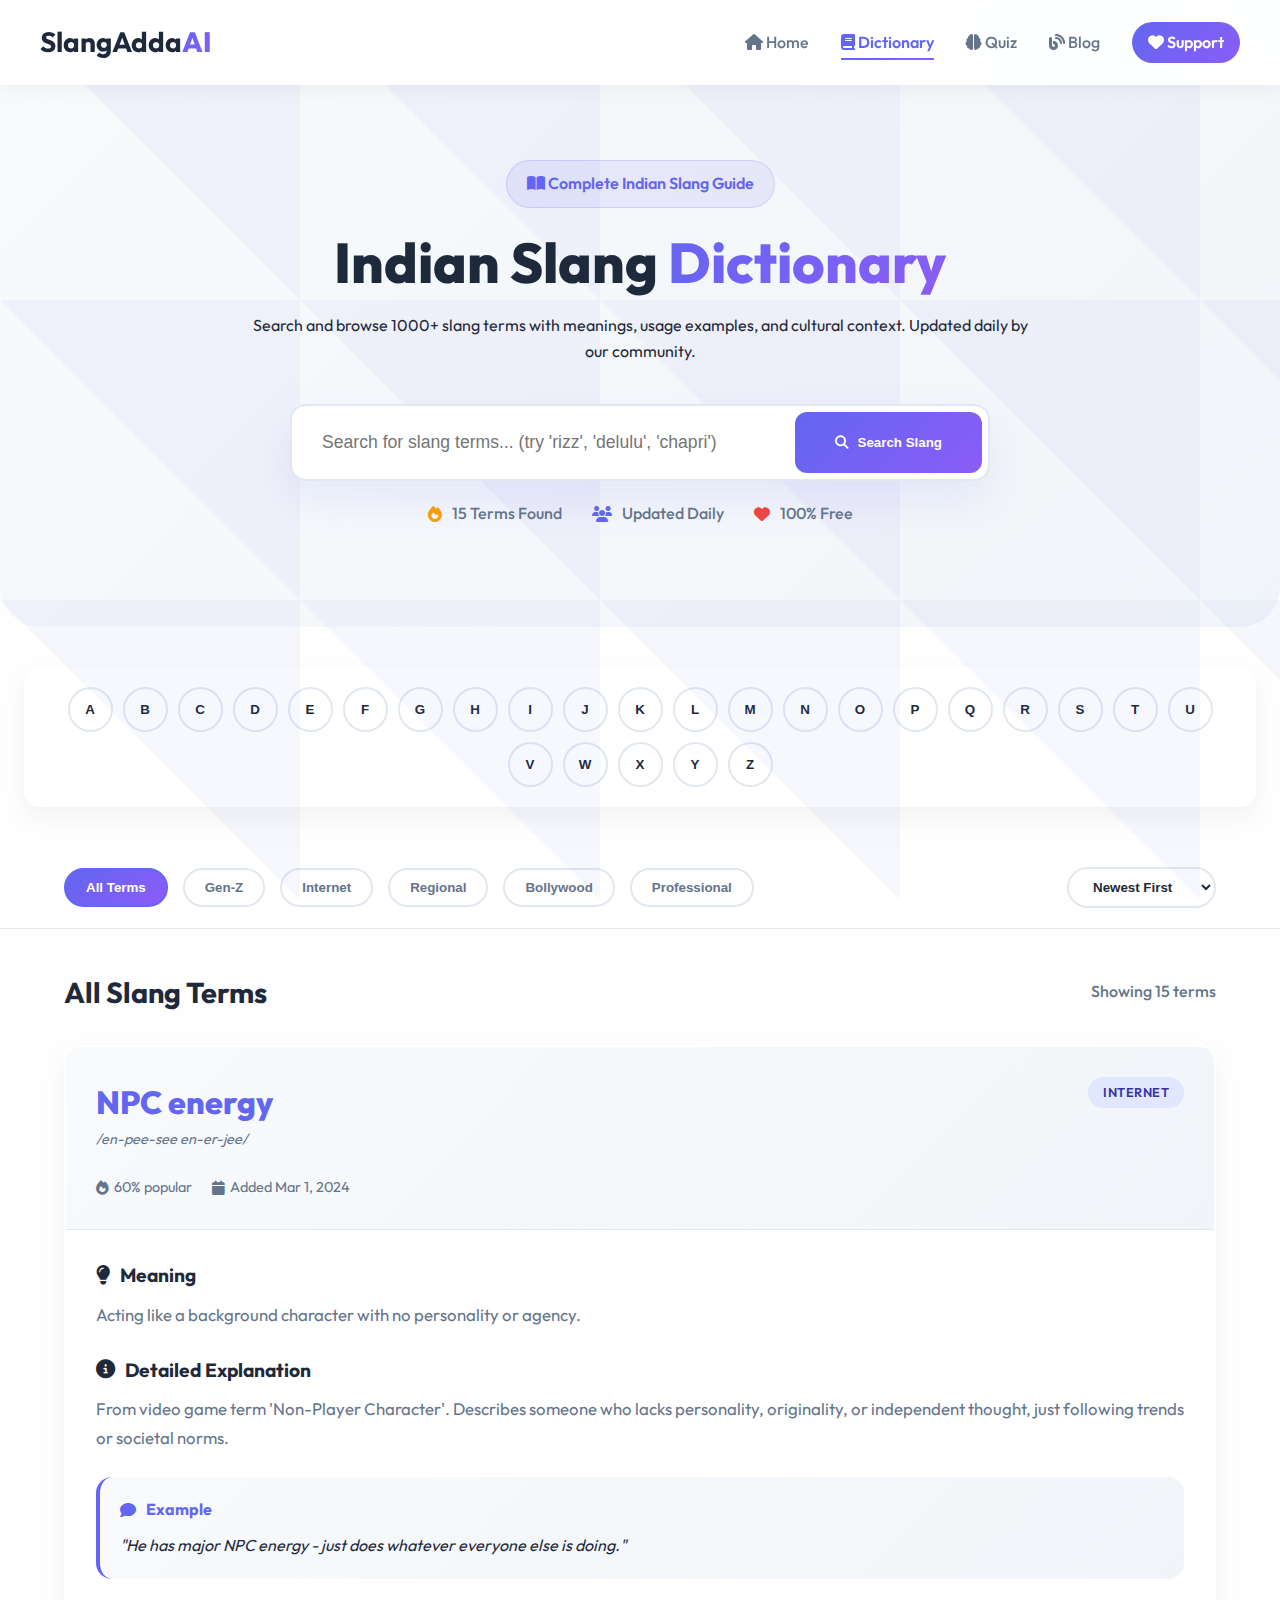
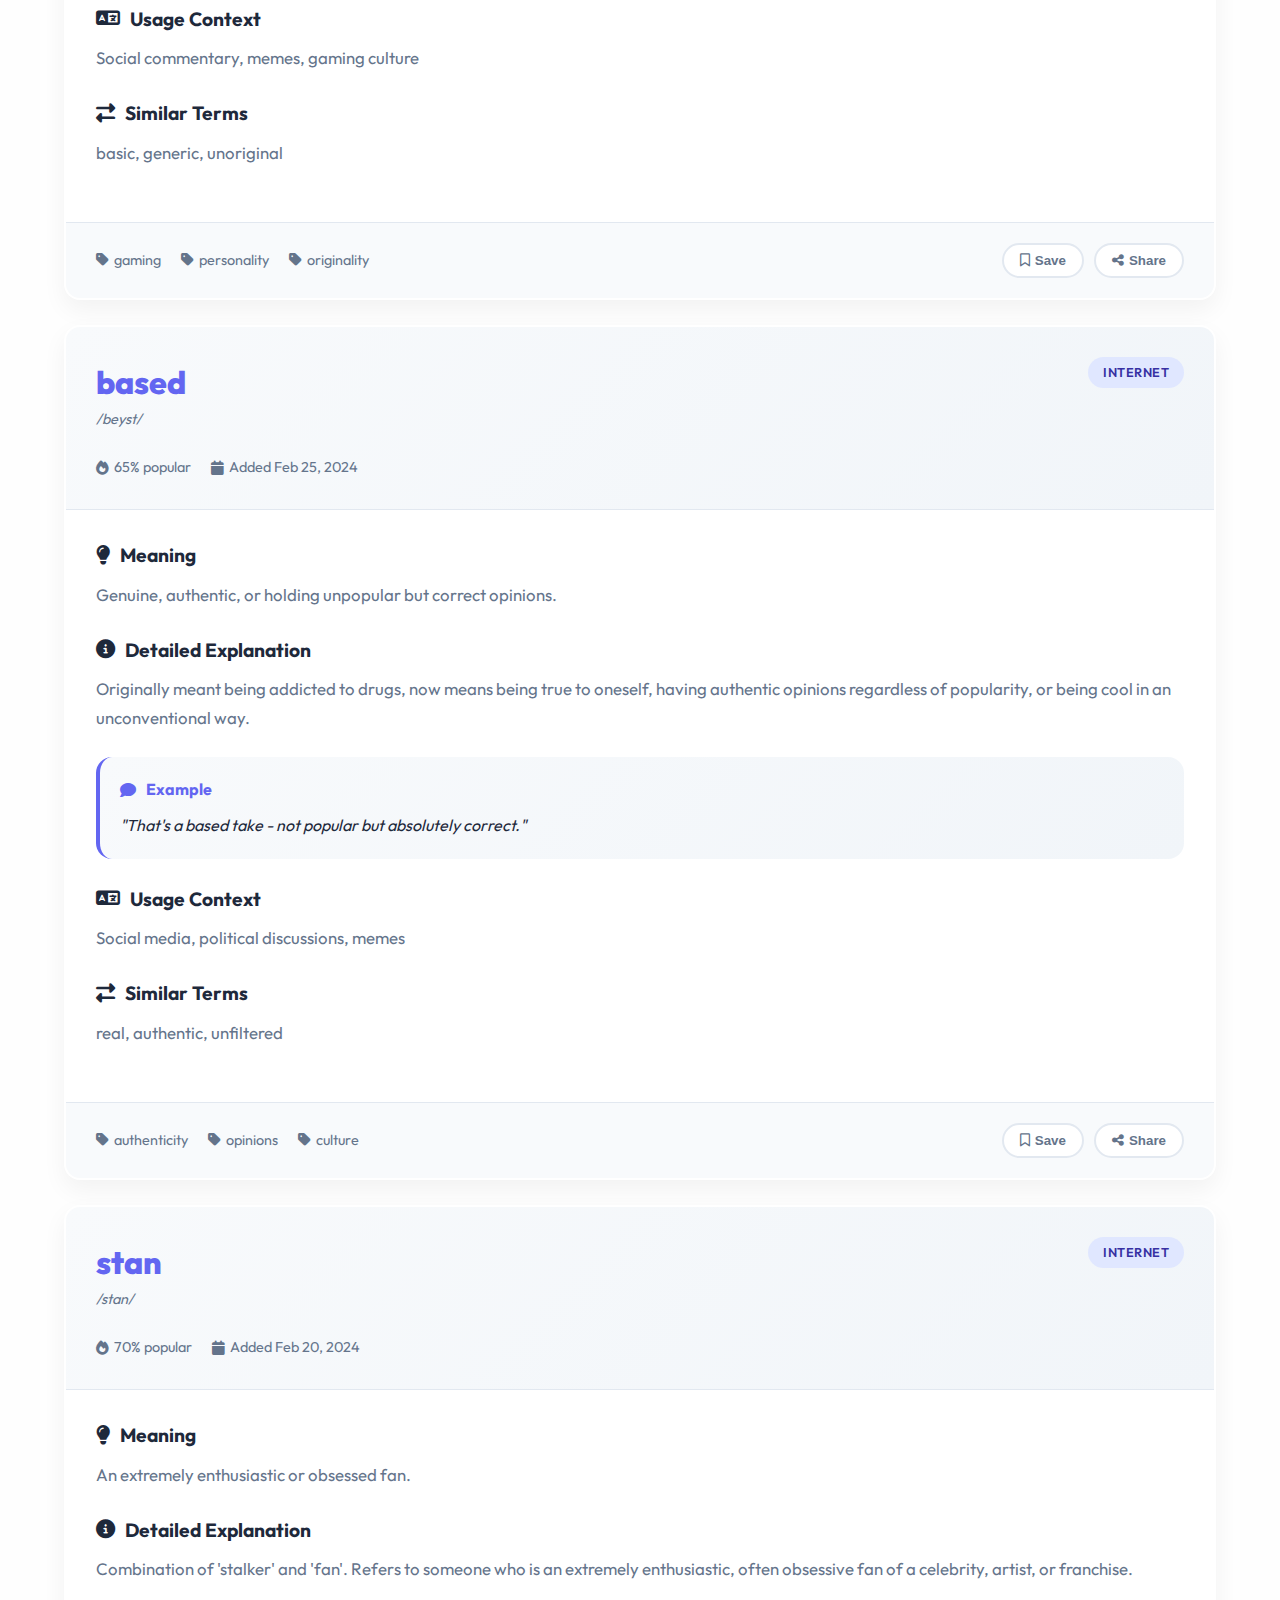
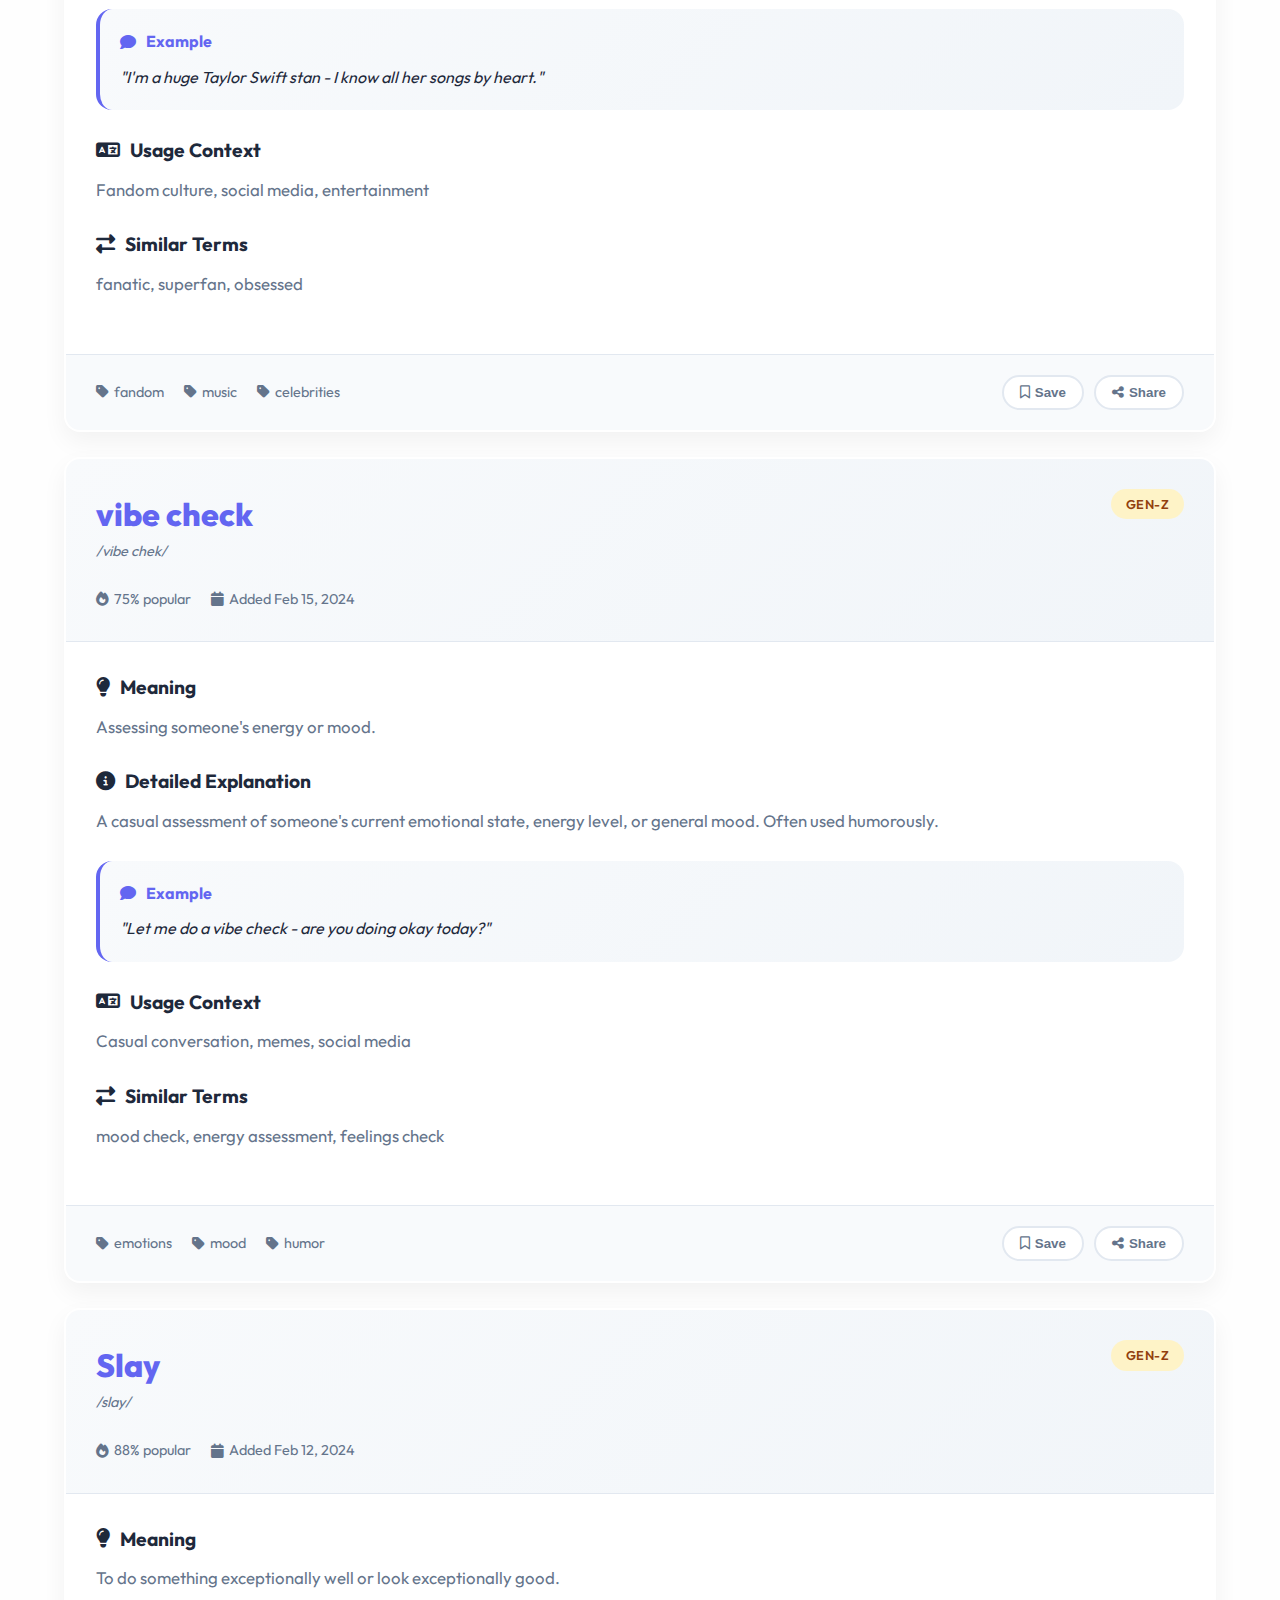
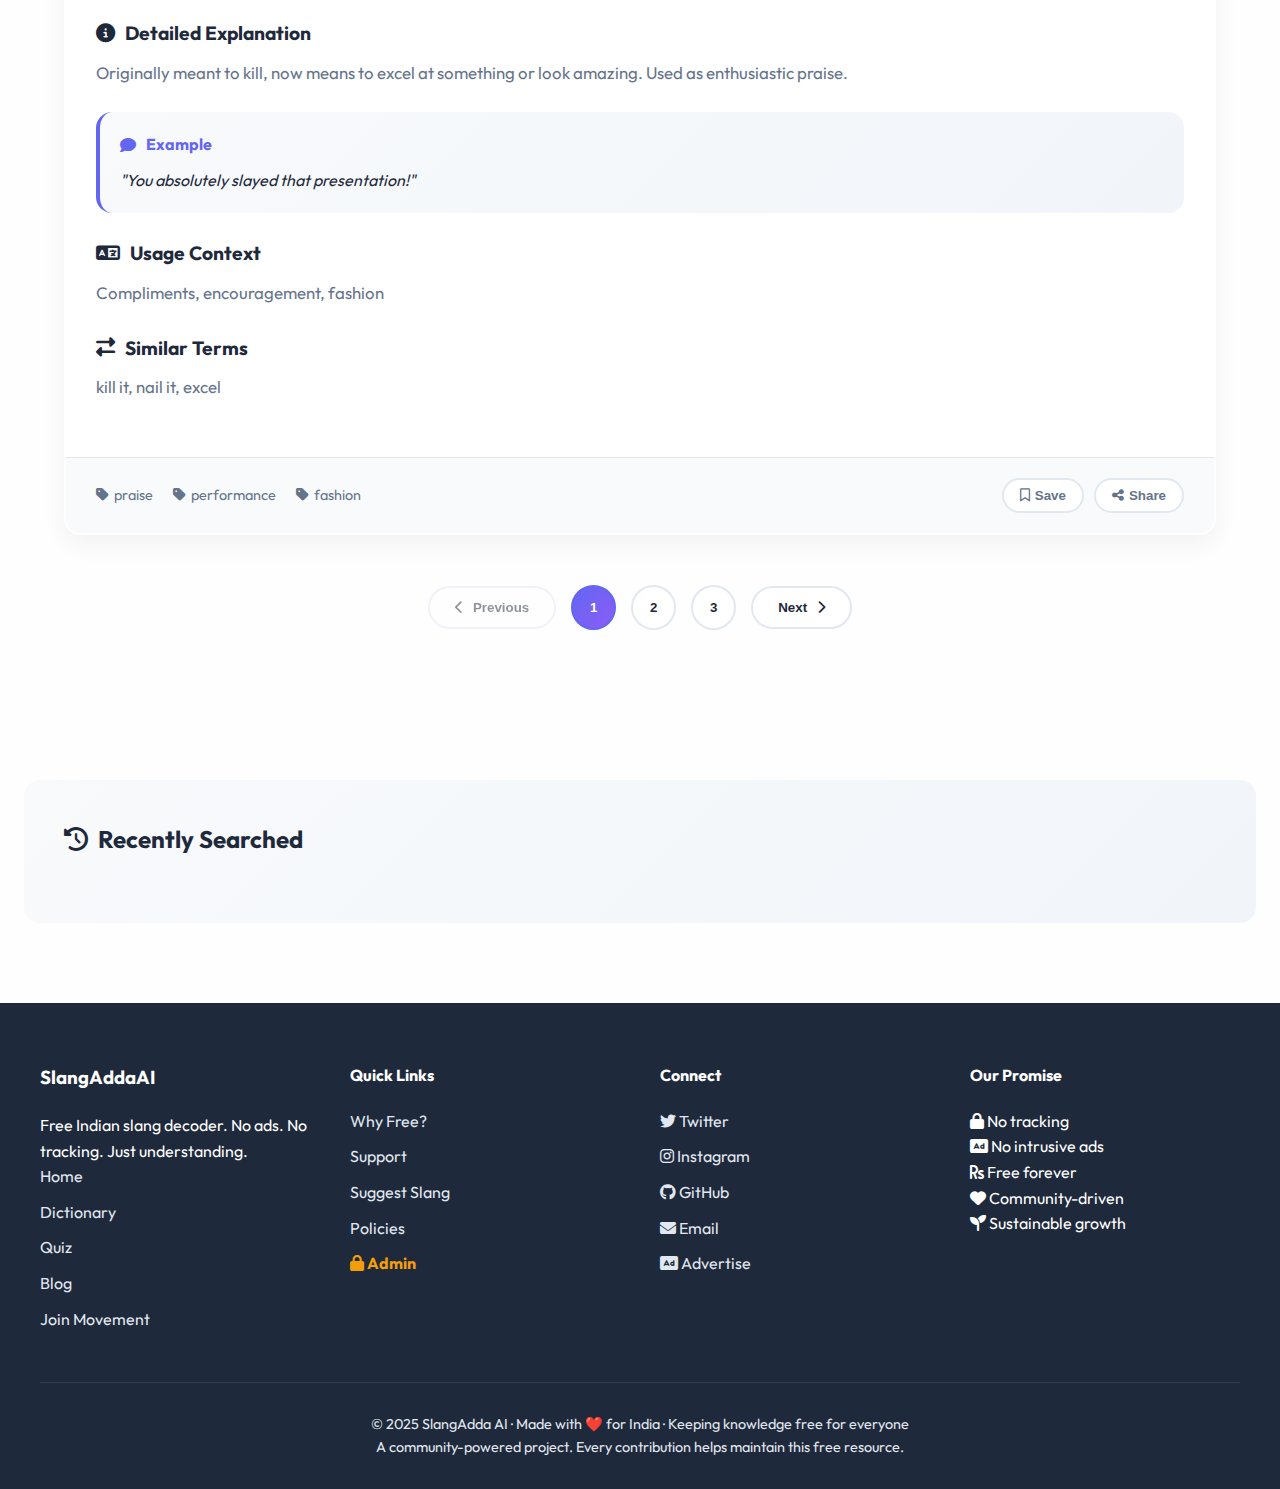
<file: dictionary.html>
<!DOCTYPE html>
<html lang="en">
<head>
  <meta charset="UTF-8" />
  <title>SlangAdda AI Dictionary – Complete Indian Slang Guide</title>
  <meta name="viewport" content="width=device-width, initial-scale=1.0" />
  <meta name="description" content="Complete Indian slang dictionary with meanings, usage, and cultural context. Search and browse 1000+ slang terms for free." />
  
  <!-- Fonts & Icons -->
  <link href="https://fonts.googleapis.com/css2?family=Poppins:wght@300;400;500;600;700&family=Outfit:wght@400;500;600;700&display=swap" rel="stylesheet">
  <link rel="stylesheet" href="https://cdnjs.cloudflare.com/ajax/libs/font-awesome/6.4.0/css/all.min.css">
  
  <style>
    /* DICTIONARY STYLES */
    :root {
      --primary: #6366f1;
      --primary-dark: #4f46e5;
      --secondary: #f59e0b;
      --dark: #1e293b;
      --light: #f8fafc;
      --gray: #64748b;
      --gray-light: #e2e8f0;
      --success: #10b981;
      --warning: #f59e0b;
      --danger: #ef4444;
      --gradient: linear-gradient(135deg, #6366f1 0%, #8b5cf6 100%);
      --shadow: 0 10px 25px rgba(0, 0, 0, 0.05);
      --shadow-lg: 0 20px 40px rgba(99, 102, 241, 0.1);
      --radius: 16px;
      --transition: all 0.3s ease;
    }
    
    * {
      margin: 0;
      padding: 0;
      box-sizing: border-box;
    }
    
    body {
      font-family: 'Outfit', 'Poppins', sans-serif;
      line-height: 1.6;
      color: var(--dark);
      background-color: #fefefe;
      overflow-x: hidden;
    }
    
    .container {
      width: 100%;
      max-width: 1280px;
      margin: 0 auto;
      padding: 0 24px;
    }
    
    /* NAVBAR */
    .navbar {
      display: flex;
      justify-content: space-between;
      align-items: center;
      padding: 20px 40px;
      position: fixed;
      top: 0;
      left: 0;
      width: 100%;
      z-index: 1000;
      background-color: rgba(255, 255, 255, 0.95);
      backdrop-filter: blur(10px);
      box-shadow: 0 4px 20px rgba(0, 0, 0, 0.05);
    }
    
    .logo {
      font-size: 28px;
      font-weight: 700;
      color: var(--dark);
    }
    
    .logo span {
      background: var(--gradient);
      -webkit-background-clip: text;
      background-clip: text;
      color: transparent;
      font-weight: 800;
    }
    
    nav {
      display: flex;
      align-items: center;
      gap: 32px;
    }
    
    nav a {
      text-decoration: none;
      color: var(--gray);
      font-weight: 500;
      transition: var(--transition);
      position: relative;
    }
    
    nav a:hover {
      color: var(--primary);
    }
    
    nav a.active {
      color: var(--primary);
      font-weight: 600;
    }
    
    nav a.active::after {
      content: '';
      position: absolute;
      bottom: -5px;
      left: 0;
      width: 100%;
      height: 2px;
      background: var(--gradient);
    }
    
    nav a::after {
      content: '';
      position: absolute;
      bottom: -5px;
      left: 0;
      width: 0;
      height: 2px;
      background: var(--gradient);
      transition: var(--transition);
    }
    
    nav a:hover::after {
      width: 100%;
    }
    
    nav .support-nav {
      background: var(--gradient);
      color: white;
      padding: 8px 16px;
      border-radius: 50px;
      font-weight: 600;
    }
    
    nav .support-nav:hover {
      transform: translateY(-2px);
      box-shadow: var(--shadow);
      color: white;
    }
    
    /* DICTIONARY HEADER */
    .dictionary-header {
      padding: 160px 40px 60px;
      text-align: center;
      background: linear-gradient(135deg, #f8fafc 0%, #f1f5f9 100%);
      border-radius: 0 0 40px 40px;
      margin-bottom: 40px;
    }
    
    .dictionary-header::before {
      content: '';
      position: absolute;
      top: 0;
      left: 0;
      width: 100%;
      height: 100%;
      background: url('data:image/svg+xml;utf8,<svg xmlns="http://www.w3.org/2000/svg" width="100" height="100" viewBox="0 0 100 100"><path fill="%236366f1" opacity="0.05" d="M0,0 L100,0 L100,100 Z" /></svg>');
      background-size: 300px;
      z-index: 0;
    }
    
    .dictionary-header-content {
      position: relative;
      z-index: 1;
      max-width: 800px;
      margin: 0 auto;
    }
    
    .dictionary-pill {
      display: inline-block;
      background: rgba(99, 102, 241, 0.1);
      color: var(--primary);
      padding: 10px 20px;
      border-radius: 50px;
      font-weight: 600;
      margin-bottom: 24px;
      border: 1px solid rgba(99, 102, 241, 0.2);
    }
    
    .dictionary-header h1 {
      font-size: 3.5rem;
      font-weight: 800;
      line-height: 1.1;
      margin-bottom: 20px;
      color: var(--dark);
    }
    
    .dictionary-header h1 span {
      background: var(--gradient);
      -webkit-background-clip: text;
      background-clip: text;
      color: transparent;
    }
    
    .search-container {
      max-width: 700px;
      margin: 40px auto;
      position: relative;
    }
    
    .search-box {
      display: flex;
      background: white;
      border-radius: var(--radius);
      padding: 6px;
      box-shadow: var(--shadow-lg);
      border: 2px solid var(--gray-light);
    }
    
    .search-box input {
      flex: 1;
      padding: 20px 24px;
      border: none;
      outline: none;
      font-size: 1.1rem;
      border-radius: var(--radius);
    }
    
    .search-box button {
      background: var(--gradient);
      color: white;
      border: none;
      padding: 0 40px;
      border-radius: 12px;
      font-weight: 600;
      cursor: pointer;
      transition: var(--transition);
      display: flex;
      align-items: center;
      gap: 10px;
    }
    
    .search-box button:hover {
      transform: translateY(-2px);
      box-shadow: 0 10px 20px rgba(99, 102, 241, 0.3);
    }
    
    .search-stats {
      display: flex;
      justify-content: center;
      gap: 30px;
      margin-top: 20px;
      flex-wrap: wrap;
    }
    
    .search-stat {
      display: flex;
      align-items: center;
      gap: 10px;
      color: var(--gray);
      font-weight: 500;
    }
    
    /* FILTERS */
    .filters-section {
      padding: 20px 40px;
      background: white;
      border-bottom: 1px solid var(--gray-light);
      margin-bottom: 40px;
    }
    
    .filters-container {
      display: flex;
      justify-content: space-between;
      align-items: center;
      flex-wrap: wrap;
      gap: 20px;
    }
    
    .filter-buttons {
      display: flex;
      gap: 15px;
      flex-wrap: wrap;
    }
    
    .filter-btn {
      padding: 10px 20px;
      background: white;
      border: 2px solid var(--gray-light);
      border-radius: 50px;
      font-weight: 600;
      cursor: pointer;
      transition: var(--transition);
      color: var(--gray);
    }
    
    .filter-btn.active {
      background: var(--gradient);
      color: white;
      border-color: var(--primary);
    }
    
    .filter-btn:hover:not(.active) {
      border-color: var(--primary);
      color: var(--primary);
    }
    
    .sort-select {
      padding: 10px 20px;
      border: 2px solid var(--gray-light);
      border-radius: 50px;
      background: white;
      font-weight: 600;
      color: var(--dark);
      cursor: pointer;
    }
    
    /* DICTIONARY GRID */
    .dictionary-grid {
      padding: 0 40px 80px;
    }
    
    .results-header {
      display: flex;
      justify-content: space-between;
      align-items: center;
      margin-bottom: 30px;
      flex-wrap: wrap;
      gap: 20px;
    }
    
    .results-header h2 {
      font-size: 1.8rem;
      color: var(--dark);
    }
    
    .results-count {
      color: var(--gray);
      font-weight: 500;
    }
    
    .dictionary-content {
      display: grid;
      grid-template-columns: 1fr;
      gap: 25px;
    }
    
    .term-card-full {
      background: white;
      border-radius: var(--radius);
      box-shadow: var(--shadow);
      overflow: hidden;
      border: 2px solid transparent;
      transition: var(--transition);
      position: relative;
    }
    
    .term-card-full:hover {
      transform: translateY(-5px);
      box-shadow: var(--shadow-lg);
      border-color: var(--primary);
    }
    
    .term-header {
      padding: 30px;
      border-bottom: 1px solid var(--gray-light);
      background: linear-gradient(135deg, #f8fafc 0%, #f1f5f9 100%);
    }
    
    .term-title {
      display: flex;
      justify-content: space-between;
      align-items: flex-start;
      margin-bottom: 15px;
    }
    
    .term-word {
      font-size: 2rem;
      font-weight: 800;
      color: var(--primary);
    }
    
    .term-pronunciation {
      color: var(--gray);
      font-size: 0.9rem;
      font-style: italic;
      margin-bottom: 10px;
    }
    
    .term-category {
      display: inline-block;
      padding: 5px 15px;
      background: var(--gray-light);
      border-radius: 50px;
      font-size: 0.8rem;
      font-weight: 600;
      text-transform: uppercase;
      letter-spacing: 0.5px;
      margin-bottom: 15px;
    }
    
    .category-genz { background: #fef3c7; color: #92400e; }
    .category-internet { background: #e0e7ff; color: #3730a3; }
    .category-regional { background: #dcfce7; color: #166534; }
    .category-bollywood { background: #fce7f3; color: #9d174d; }
    .category-professional { background: #f3e8ff; color: #6b21a8; }
    
    .term-body {
      padding: 30px;
    }
    
    .meaning-section {
      margin-bottom: 25px;
    }
    
    .meaning-section h3 {
      font-size: 1.2rem;
      color: var(--dark);
      margin-bottom: 10px;
      display: flex;
      align-items: center;
      gap: 10px;
    }
    
    .meaning-text {
      color: var(--gray);
      line-height: 1.7;
      font-size: 1.05rem;
    }
    
    .example-section {
      background: linear-gradient(135deg, #f8fafc 0%, #f1f5f9 100%);
      padding: 20px;
      border-radius: var(--radius);
      margin: 25px 0;
      border-left: 4px solid var(--primary);
    }
    
    .example-section h4 {
      color: var(--primary);
      margin-bottom: 10px;
      display: flex;
      align-items: center;
      gap: 10px;
    }
    
    .example-text {
      font-style: italic;
      color: var(--dark);
      line-height: 1.6;
    }
    
    .term-footer {
      padding: 20px 30px;
      background: #f8fafc;
      border-top: 1px solid var(--gray-light);
      display: flex;
      justify-content: space-between;
      align-items: center;
      flex-wrap: wrap;
      gap: 15px;
    }
    
    .term-meta {
      display: flex;
      gap: 20px;
      color: var(--gray);
      font-size: 0.9rem;
    }
    
    .term-meta span {
      display: flex;
      align-items: center;
      gap: 5px;
    }
    
    .term-actions {
      display: flex;
      gap: 10px;
    }
    
    .action-btn {
      padding: 8px 16px;
      border-radius: 50px;
      font-weight: 600;
      cursor: pointer;
      transition: var(--transition);
      border: 2px solid var(--gray-light);
      background: white;
      color: var(--gray);
      display: flex;
      align-items: center;
      gap: 5px;
    }
    
    .action-btn:hover {
      border-color: var(--primary);
      color: var(--primary);
    }
    
    .action-btn.save:hover {
      border-color: var(--success);
      color: var(--success);
    }
    
    .action-btn.share:hover {
      border-color: var(--primary);
      color: var(--primary);
    }
    
    /* PAGINATION */
    .pagination {
      display: flex;
      justify-content: center;
      align-items: center;
      gap: 15px;
      margin: 50px 0 30px;
      flex-wrap: wrap;
    }
    
    .page-btn {
      width: 45px;
      height: 45px;
      border-radius: 50%;
      background: white;
      border: 2px solid var(--gray-light);
      color: var(--dark);
      font-weight: 600;
      cursor: pointer;
      transition: var(--transition);
      display: flex;
      align-items: center;
      justify-content: center;
    }
    
    .page-btn.active {
      background: var(--gradient);
      color: white;
      border-color: var(--primary);
    }
    
    .page-btn:hover:not(.active) {
      border-color: var(--primary);
      color: var(--primary);
    }
    
    .page-nav {
      padding: 12px 25px;
      border-radius: 50px;
      background: white;
      border: 2px solid var(--gray-light);
      color: var(--dark);
      font-weight: 600;
      cursor: pointer;
      transition: var(--transition);
      display: flex;
      align-items: center;
      gap: 10px;
    }
    
    .page-nav:hover {
      border-color: var(--primary);
      color: var(--primary);
    }
    
    /* ALPHABET NAV */
    .alphabet-nav {
      display: flex;
      justify-content: center;
      flex-wrap: wrap;
      gap: 10px;
      margin: 40px 0;
      padding: 20px;
      background: white;
      border-radius: var(--radius);
      box-shadow: var(--shadow);
    }
    
    .alphabet-btn {
      width: 45px;
      height: 45px;
      border-radius: 50%;
      background: white;
      border: 2px solid var(--gray-light);
      color: var(--dark);
      font-weight: 700;
      cursor: pointer;
      transition: var(--transition);
      display: flex;
      align-items: center;
      justify-content: center;
    }
    
    .alphabet-btn.active {
      background: var(--gradient);
      color: white;
      border-color: var(--primary);
    }
    
    .alphabet-btn:hover:not(.active) {
      border-color: var(--primary);
      color: var(--primary);
    }
    
    /* NO RESULTS */
    .no-results {
      text-align: center;
      padding: 80px 40px;
      background: white;
      border-radius: var(--radius);
      box-shadow: var(--shadow);
      margin: 40px 0;
    }
    
    .no-results i {
      font-size: 4rem;
      color: var(--gray-light);
      margin-bottom: 20px;
    }
    
    .no-results h3 {
      font-size: 1.8rem;
      color: var(--dark);
      margin-bottom: 15px;
    }
    
    .no-results p {
      color: var(--gray);
      max-width: 500px;
      margin: 0 auto 30px;
    }
    
    /* RECENT SEARCHES */
    .recent-searches {
      padding: 40px;
      background: linear-gradient(135deg, #f8fafc 0%, #f1f5f9 100%);
      border-radius: var(--radius);
      margin: 40px 0;
    }
    
    .recent-searches h3 {
      font-size: 1.5rem;
      color: var(--dark);
      margin-bottom: 25px;
      display: flex;
      align-items: center;
      gap: 10px;
    }
    
    .recent-tags {
      display: flex;
      flex-wrap: wrap;
      gap: 15px;
    }
    
    .recent-tag {
      padding: 10px 20px;
      background: white;
      border-radius: 50px;
      font-weight: 600;
      cursor: pointer;
      transition: var(--transition);
      border: 2px solid transparent;
      box-shadow: var(--shadow);
    }
    
    .recent-tag:hover {
      transform: translateY(-3px);
      border-color: var(--primary);
      box-shadow: var(--shadow-lg);
    }
    
    /* FOOTER */
    footer {
      background: var(--dark);
      color: white;
      padding: 60px 40px 30px;
      margin-top: 80px;
    }
    
    .footer-content {
      display: grid;
      grid-template-columns: repeat(auto-fit, minmax(250px, 1fr));
      gap: 40px;
      margin-bottom: 40px;
    }
    
    .footer-section h3, .footer-section h4 {
      color: white;
      margin-bottom: 20px;
    }
    
    .footer-section a {
      display: block;
      color: var(--gray-light);
      text-decoration: none;
      margin-bottom: 10px;
      transition: var(--transition);
    }
    
    .footer-section a:hover {
      color: white;
      transform: translateX(5px);
    }
    
    .footer-bottom {
      text-align: center;
      padding-top: 30px;
      border-top: 1px solid rgba(255, 255, 255, 0.1);
      color: var(--gray-light);
      font-size: 0.9rem;
    }
    
    /* RESPONSIVE */
    @media (max-width: 992px) {
      .dictionary-header h1 {
        font-size: 2.8rem;
      }
      
      .navbar, .dictionary-header, .filters-section, .dictionary-grid {
        padding-left: 20px;
        padding-right: 20px;
      }
      
      .filters-container {
        flex-direction: column;
        align-items: stretch;
      }
      
      .filter-buttons {
        justify-content: center;
      }
    }
    
    @media (max-width: 768px) {
      .dictionary-header h1 {
        font-size: 2.2rem;
      }
      
      .dictionary-header {
        padding: 140px 20px 40px;
      }
      
      .search-box {
        flex-direction: column;
        gap: 10px;
        padding: 20px;
      }
      
      .search-box input, .search-box button {
        width: 100%;
      }
      
      .search-box button {
        padding: 15px;
        justify-content: center;
      }
      
      .term-title {
        flex-direction: column;
        gap: 15px;
      }
      
      .term-footer {
        flex-direction: column;
        align-items: flex-start;
      }
      
      .term-actions {
        width: 100%;
        justify-content: flex-start;
      }
      
      nav {
        display: none;
      }
    }
    
    @media (max-width: 480px) {
      .dictionary-header h1 {
        font-size: 1.8rem;
      }
      
      .term-word {
        font-size: 1.5rem;
      }
      
      .alphabet-btn {
        width: 35px;
        height: 35px;
        font-size: 0.9rem;
      }
    }
  </style>
</head>

<body>

<!-- NAVBAR -->
<header class="navbar">
  <div class="logo">SlangAdda<span>AI</span></div>
  <nav>
    <a href="index.html"><i class="fas fa-home"></i> Home</a>
    <a href="dictionary.html" class="active"><i class="fas fa-book"></i> Dictionary</a>
    <a href="quiz.html"><i class="fas fa-brain"></i> Quiz</a>
    <a href="blog.html"><i class="fas fa-blog"></i> Blog</a>
    <a href="index.html#support" class="support-nav"><i class="fas fa-heart"></i> Support</a>
  </nav>
</header>

<!-- DICTIONARY HEADER -->
<section class="dictionary-header">
  <div class="dictionary-header-content">
    <span class="dictionary-pill"><i class="fas fa-book-open"></i> Complete Indian Slang Guide</span>
    <h1>Indian Slang <span>Dictionary</span></h1>
    <p class="hero-subtitle">Search and browse 1000+ slang terms with meanings, usage examples, and cultural context. Updated daily by our community.</p>
    
    <div class="search-container">
      <div class="search-box">
        <input type="text" id="dictionarySearch" placeholder="Search for slang terms... (try 'rizz', 'delulu', 'chapri')" value="">
        <button id="searchBtn"><i class="fas fa-search"></i> Search Slang</button>
      </div>
      
      <div class="search-stats">
        <div class="search-stat">
          <i class="fas fa-fire" style="color: #f59e0b;"></i>
          <span>1,247 Terms</span>
        </div>
        <div class="search-stat">
          <i class="fas fa-users" style="color: #6366f1;"></i>
          <span>Updated Daily</span>
        </div>
        <div class="search-stat">
          <i class="fas fa-heart" style="color: #ef4444;"></i>
          <span>100% Free</span>
        </div>
      </div>
    </div>
  </div>
</section>

<!-- ALPHABET NAVIGATION -->
<div class="container">
  <div class="alphabet-nav" id="alphabetNav">
    <!-- Generated by JavaScript -->
  </div>
</div>

<!-- FILTERS -->
<section class="filters-section">
  <div class="container">
    <div class="filters-container">
      <div class="filter-buttons">
        <button class="filter-btn active" data-filter="all">All Terms</button>
        <button class="filter-btn" data-filter="genz">Gen-Z</button>
        <button class="filter-btn" data-filter="internet">Internet</button>
        <button class="filter-btn" data-filter="regional">Regional</button>
        <button class="filter-btn" data-filter="bollywood">Bollywood</button>
        <button class="filter-btn" data-filter="professional">Professional</button>
      </div>
      
      <div class="sort-controls">
        <select class="sort-select" id="sortSelect">
          <option value="newest">Newest First</option>
          <option value="oldest">Oldest First</option>
          <option value="a-z">A to Z</option>
          <option value="z-a">Z to A</option>
          <option value="popular">Most Popular</option>
        </select>
      </div>
    </div>
  </div>
</section>

<!-- DICTIONARY CONTENT -->
<main class="dictionary-grid">
  <div class="container">
    <div class="results-header">
      <h2 id="resultsTitle">All Slang Terms</h2>
      <div class="results-count" id="resultsCount">Showing 0 terms</div>
    </div>
    
    <div class="dictionary-content" id="dictionaryContent">
      <!-- Terms will be loaded here by JavaScript -->
    </div>
    
    <div class="pagination" id="pagination">
      <!-- Pagination will be generated by JavaScript -->
    </div>
    
    <!-- NO RESULTS MESSAGE (hidden by default) -->
    <div class="no-results" id="noResults" style="display: none;">
      <i class="fas fa-search"></i>
      <h3>No slang terms found</h3>
      <p>We couldn't find any slang terms matching your search. Try a different term or browse all terms.</p>
      <button class="page-nav" onclick="resetFilters()">
        <i class="fas fa-redo"></i> Show All Terms
      </button>
    </div>
  </div>
</main>

<!-- RECENT SEARCHES -->
<div class="container">
  <div class="recent-searches">
    <h3><i class="fas fa-history"></i> Recently Searched</h3>
    <div class="recent-tags" id="recentTags">
      <!-- Recent searches will be loaded here -->
    </div>
  </div>
</div>

<!-- FOOTER -->
<footer>
  <div class="footer-content">
    <div class="footer-section">
      <h3>SlangAdda<span>AI</span></h3>
      <p class="footer-tagline">Free Indian slang decoder. No ads. No tracking. Just understanding.</p>
      <div class="footer-links">
        <a href="index.html">Home</a>
        <a href="dictionary.html">Dictionary</a>
        <a href="quiz.html">Quiz</a>
        <a href="blog.html">Blog</a>
        <a href="index.html#support">Join Movement</a>
      </div>
    </div>
    
    <div class="footer-section">
      <h4>Quick Links</h4>
      <a href="index.html#why-free">Why Free?</a>
      <a href="index.html#support">Support</a>
      <a href="index.html#submit-slang">Suggest Slang</a>
      <a href="policies.html">Policies</a>
      <a href="admin.html" style="color: var(--warning); font-weight: bold;">
        <i class="fas fa-lock"></i> Admin
      </a>
    </div>
    
    <div class="footer-section">
      <h4>Connect</h4>
      <div class="social-links">
        <a href="#"><i class="fab fa-twitter"></i> Twitter</a>
        <a href="#"><i class="fab fa-instagram"></i> Instagram</a>
        <a href="#"><i class="fab fa-github"></i> GitHub</a>
        <a href="mailto:hello@slangadda.ai"><i class="fas fa-envelope"></i> Email</a>
        <a href="mailto:ads@slangadda.ai"><i class="fas fa-ad"></i> Advertise</a>
      </div>
    </div>
    
    <div class="footer-section">
      <h4>Our Promise</h4>
      <p><i class="fas fa-lock"></i> No tracking</p>
      <p><i class="fas fa-ad"></i> No intrusive ads</p>
      <p><i class="fas fa-rupee-sign"></i> Free forever</p>
      <p><i class="fas fa-heart"></i> Community-driven</p>
      <p><i class="fas fa-seedling"></i> Sustainable growth</p>
    </div>
  </div>
  
  <div class="footer-bottom">
    <p>© 2025 SlangAdda AI · Made with ❤️ for India · Keeping knowledge free for everyone</p>
    <p class="footer-note">
      A community-powered project. Every contribution helps maintain this free resource.
    </p>
  </div>
</footer>

<!-- JavaScript -->
<script>
  // SLANG DATABASE - You can easily update this manually
  const slangDatabase = [
    {
      id: 1,
      term: "rizz",
      pronunciation: "riz",
      meaning: "Charisma, charm, or romantic appeal. The ability to attract someone through charm, confidence, or personality.",
      detailed: "Rizz refers to someone's ability to attract romantic or sexual partners through charm, wit, and confidence. It's often used to describe someone who is smooth, charismatic, and good at flirting.",
      example: "He has so much rizz that he can get anyone's number in minutes.",
      category: "genz",
      popularity: 95,
      added: "2024-01-15",
      usage: "Social media, dating apps, casual conversations",
      similar: ["game", "charm", "swag"],
      tags: ["dating", "charisma", "attraction"]
    },
    {
      id: 2,
      term: "delulu",
      pronunciation: "deh-loo-loo",
      meaning: "Short for 'delusional'. Used to describe someone who has unrealistic expectations, especially in romantic situations.",
      detailed: "Delulu describes someone who is out of touch with reality, often in a romantic context. It can be self-deprecating or used to describe others who have unrealistic hopes or beliefs.",
      example: "I'm so delulu thinking my crush will notice me.",
      category: "genz",
      popularity: 88,
      added: "2024-02-10",
      usage: "Social media, memes, self-deprecating humor",
      similar: ["delusional", "dreamer", "hopeless romantic"],
      tags: ["humor", "reality", "expectations"]
    },
    {
      id: 3,
      term: "chapri",
      pronunciation: "chup-ree",
      meaning: "Someone who tries too hard to be cool but ends up being cringey or tacky.",
      detailed: "Chapri refers to people (usually young men) who adopt flashy but tasteless fashion, behavior, or lifestyle in an attempt to appear cool. Often associated with specific subcultures in urban India.",
      example: "Those boys with spiked hair and loud bikes are total chapris.",
      category: "regional",
      popularity: 92,
      added: "2024-01-05",
      usage: "Urban slang, social commentary, humor",
      similar: ["wannabe", "poser", "try-hard"],
      tags: ["fashion", "behavior", "culture"]
    },
    {
      id: 4,
      term: "savage",
      pronunciation: "sav-ij",
      meaning: "Extremely cool, brutally honest, or ruthlessly efficient.",
      detailed: "Originally meant cruel or violent, but now used to describe someone who is exceptionally cool, brutally honest in a funny way, or extremely efficient at something.",
      example: "Her comeback was so savage that everyone went silent.",
      category: "internet",
      popularity: 85,
      added: "2024-01-20",
      usage: "Social media, compliments, describing actions",
      similar: ["brutal", "cold", "ruthless"],
      tags: ["honesty", "humor", "efficiency"]
    },
    {
      id: 5,
      term: "ghosting",
      pronunciation: "goh-sting",
      meaning: "Suddenly cutting off all communication without explanation, especially in dating.",
      detailed: "The act of ending a personal relationship by suddenly and without explanation withdrawing from all communication.",
      example: "We went on three dates and then he started ghosting me.",
      category: "internet",
      popularity: 80,
      added: "2024-02-05",
      usage: "Dating culture, social media, relationships",
      similar: ["disappearing", "vanishing", "ignoring"],
      tags: ["dating", "communication", "relationships"]
    },
    {
      id: 6,
      term: "sus",
      pronunciation: "suss",
      meaning: "Suspicious, shady, or questionable.",
      detailed: "Short for 'suspicious'. Used to describe people, situations, or things that seem questionable, untrustworthy, or sketchy.",
      example: "That guy's story seems really sus to me.",
      category: "genz",
      popularity: 78,
      added: "2024-01-25",
      usage: "Casual conversation, gaming, social media",
      similar: ["sketchy", "shady", "questionable"],
      tags: ["trust", "suspicion", "gaming"]
    },
    {
      id: 7,
      term: "vibe check",
      pronunciation: "vibe chek",
      meaning: "Assessing someone's energy or mood.",
      detailed: "A casual assessment of someone's current emotional state, energy level, or general mood. Often used humorously.",
      example: "Let me do a vibe check - are you doing okay today?",
      category: "genz",
      popularity: 75,
      added: "2024-02-15",
      usage: "Casual conversation, memes, social media",
      similar: ["mood check", "energy assessment", "feelings check"],
      tags: ["emotions", "mood", "humor"]
    },
    {
      id: 8,
      term: "simp",
      pronunciation: "simp",
      meaning: "Someone who does too much for someone they're attracted to.",
      detailed: "Originally meant 'simpleton', now refers to someone (usually a man) who is overly attentive or submissive to someone they're attracted to, often to the point of embarrassment.",
      example: "He's such a simp for her - he buys her coffee every day.",
      category: "internet",
      popularity: 82,
      added: "2024-01-30",
      usage: "Social media, dating culture, memes",
      similar: ["whipped", "obsessed", "devoted"],
      tags: ["dating", "behavior", "attraction"]
    },
    {
      id: 9,
      term: "stan",
      pronunciation: "stan",
      meaning: "An extremely enthusiastic or obsessed fan.",
      detailed: "Combination of 'stalker' and 'fan'. Refers to someone who is an extremely enthusiastic, often obsessive fan of a celebrity, artist, or franchise.",
      example: "I'm a huge Taylor Swift stan - I know all her songs by heart.",
      category: "internet",
      popularity: 70,
      added: "2024-02-20",
      usage: "Fandom culture, social media, entertainment",
      similar: ["fanatic", "superfan", "obsessed"],
      tags: ["fandom", "music", "celebrities"]
    },
    {
      id: 10,
      term: "based",
      pronunciation: "beyst",
      meaning: "Genuine, authentic, or holding unpopular but correct opinions.",
      detailed: "Originally meant being addicted to drugs, now means being true to oneself, having authentic opinions regardless of popularity, or being cool in an unconventional way.",
      example: "That's a based take - not popular but absolutely correct.",
      category: "internet",
      popularity: 65,
      added: "2024-02-25",
      usage: "Social media, political discussions, memes",
      similar: ["real", "authentic", "unfiltered"],
      tags: ["authenticity", "opinions", "culture"]
    },
    {
      id: 11,
      term: "NPC energy",
      pronunciation: "en-pee-see en-er-jee",
      meaning: "Acting like a background character with no personality or agency.",
      detailed: "From video game term 'Non-Player Character'. Describes someone who lacks personality, originality, or independent thought, just following trends or societal norms.",
      example: "He has major NPC energy - just does whatever everyone else is doing.",
      category: "internet",
      popularity: 60,
      added: "2024-03-01",
      usage: "Social commentary, memes, gaming culture",
      similar: ["basic", "generic", "unoriginal"],
      tags: ["gaming", "personality", "originality"]
    },
    {
      id: 12,
      term: "Main hu na",
      pronunciation: "mai hoo na",
      meaning: "Don't worry, I'm here (I've got your back).",
      detailed: "A Bollywood-inspired phrase meaning 'I'm here for you' or 'I've got your back'. Used to reassure someone that they have support.",
      example: "Need help with that project? Main hu na!",
      category: "bollywood",
      popularity: 90,
      added: "2024-01-10",
      usage: "Casual conversations, reassurance, friendship",
      similar: ["I've got you", "Don't worry", "I'm here"],
      tags: ["support", "friendship", "Bollywood"]
    },
    {
      id: 13,
      term: "Jugaad",
      pronunciation: "joo-gaard",
      meaning: "An innovative fix or workaround, using limited resources creatively.",
      detailed: "A Hindi term for a creative hack or improvisation that solves a problem with limited resources. Celebrated as a uniquely Indian approach to problem-solving.",
      example: "We used a paperclip as a SIM ejector - total jugaad!",
      category: "professional",
      popularity: 95,
      added: "2024-01-01",
      usage: "Business, innovation, everyday problem-solving",
      similar: ["hack", "workaround", "improvisation"],
      tags: ["innovation", "problem-solving", "India"]
    },
    {
      id: 14,
      term: "Flex",
      pronunciation: "fleks",
      meaning: "To show off or boast about something.",
      detailed: "Showing off possessions, achievements, or status. Can be used seriously or ironically.",
      example: "He's always flexing his new car on Instagram.",
      category: "genz",
      popularity: 85,
      added: "2024-02-08",
      usage: "Social media, casual conversation, boasting",
      similar: ["show off", "brag", "boast"],
      tags: ["boasting", "social media", "achievements"]
    },
    {
      id: 15,
      term: "Slay",
      pronunciation: "slay",
      meaning: "To do something exceptionally well or look exceptionally good.",
      detailed: "Originally meant to kill, now means to excel at something or look amazing. Used as enthusiastic praise.",
      example: "You absolutely slayed that presentation!",
      category: "genz",
      popularity: 88,
      added: "2024-02-12",
      usage: "Compliments, encouragement, fashion",
      similar: ["kill it", "nail it", "excel"],
      tags: ["praise", "performance", "fashion"]
    }
  ];

  // Application state
  let currentFilter = 'all';
  let currentSort = 'newest';
  let currentSearch = '';
  let currentPage = 1;
  const itemsPerPage = 5;
  let recentSearches = [];

  // DOM Elements
  const dictionaryContent = document.getElementById('dictionaryContent');
  const resultsCount = document.getElementById('resultsCount');
  const resultsTitle = document.getElementById('resultsTitle');
  const noResults = document.getElementById('noResults');
  const alphabetNav = document.getElementById('alphabetNav');
  const recentTags = document.getElementById('recentTags');

  // Initialize the application
  document.addEventListener('DOMContentLoaded', function() {
    loadRecentSearches();
    setupEventListeners();
    generateAlphabetNav();
    loadFromURL();
    renderDictionary();
  });

  function loadRecentSearches() {
    const saved = localStorage.getItem('slangaddaRecentSearches');
    if (saved) {
      recentSearches = JSON.parse(saved);
      updateRecentTags();
    }
  }

  function saveRecentSearches() {
    localStorage.setItem('slangaddaRecentSearches', JSON.stringify(recentSearches));
  }

  function addRecentSearch(term) {
    if (!term.trim()) return;
    
    // Remove if already exists
    recentSearches = recentSearches.filter(t => t !== term);
    
    // Add to beginning
    recentSearches.unshift(term);
    
    // Keep only last 10
    recentSearches = recentSearches.slice(0, 10);
    
    saveRecentSearches();
    updateRecentTags();
  }

  function updateRecentTags() {
    if (!recentTags) return;
    
    recentTags.innerHTML = recentSearches.map(term => `
      <div class="recent-tag" onclick="searchTerm('${term}')">
        ${term}
      </div>
    `).join('');
  }

  function setupEventListeners() {
    // Search button
    document.getElementById('searchBtn').addEventListener('click', performSearch);
    
    // Search input enter key
    document.getElementById('dictionarySearch').addEventListener('keypress', function(e) {
      if (e.key === 'Enter') performSearch();
    });
    
    // Filter buttons
    document.querySelectorAll('.filter-btn').forEach(btn => {
      btn.addEventListener('click', function() {
        // Update active button
        document.querySelectorAll('.filter-btn').forEach(b => b.classList.remove('active'));
        this.classList.add('active');
        
        // Update filter
        currentFilter = this.dataset.filter;
        currentPage = 1;
        renderDictionary();
      });
    });
    
    // Sort select
    document.getElementById('sortSelect').addEventListener('change', function() {
      currentSort = this.value;
      currentPage = 1;
      renderDictionary();
    });
  }

  function generateAlphabetNav() {
    const alphabet = 'ABCDEFGHIJKLMNOPQRSTUVWXYZ'.split('');
    alphabetNav.innerHTML = alphabet.map(letter => `
      <button class="alphabet-btn" data-letter="${letter}" onclick="filterByLetter('${letter}')">
        ${letter}
      </button>
    `).join('');
  }

  function loadFromURL() {
    const urlParams = new URLSearchParams(window.location.search);
    const searchTerm = urlParams.get('search');
    
    if (searchTerm) {
      document.getElementById('dictionarySearch').value = searchTerm;
      currentSearch = searchTerm.toLowerCase();
      addRecentSearch(searchTerm);
    }
  }

  function getFilteredAndSortedTerms() {
    let filtered = [...slangDatabase];
    
    // Apply search filter
    if (currentSearch) {
      filtered = filtered.filter(term => 
        term.term.toLowerCase().includes(currentSearch) ||
        term.meaning.toLowerCase().includes(currentSearch) ||
        term.tags.some(tag => tag.toLowerCase().includes(currentSearch))
      );
    }
    
    // Apply category filter
    if (currentFilter !== 'all') {
      filtered = filtered.filter(term => term.category === currentFilter);
    }
    
    // Apply sorting
    filtered.sort((a, b) => {
      switch(currentSort) {
        case 'newest':
          return new Date(b.added) - new Date(a.added);
        case 'oldest':
          return new Date(a.added) - new Date(b.added);
        case 'a-z':
          return a.term.localeCompare(b.term);
        case 'z-a':
          return b.term.localeCompare(a.term);
        case 'popular':
          return b.popularity - a.popularity;
        default:
          return 0;
      }
    });
    
    return filtered;
  }

  function showLoading() {
    dictionaryContent.innerHTML = `
      <div class="loading" style="text-align: center; padding: 40px;">
        <i class="fas fa-spinner fa-spin" style="font-size: 3rem; color: var(--primary);"></i>
        <p style="margin-top: 20px; color: var(--gray);">Loading slang terms...</p>
      </div>
    `;
  }

  function renderDictionary() {
    showLoading();
    
    setTimeout(() => {
      const allTerms = getFilteredAndSortedTerms();
      const totalPages = Math.ceil(allTerms.length / itemsPerPage);
      
      // Calculate pagination
      const startIndex = (currentPage - 1) * itemsPerPage;
      const endIndex = startIndex + itemsPerPage;
      const pageTerms = allTerms.slice(startIndex, endIndex);
      
      // Update UI
      updateResultsInfo(allTerms.length);
      updateSearchStats(allTerms.length);
      renderTerms(pageTerms);
      renderPagination(totalPages);
      
      // Show/hide no results message
      if (allTerms.length === 0) {
        noResults.style.display = 'block';
        dictionaryContent.style.display = 'none';
      } else {
        noResults.style.display = 'none';
        dictionaryContent.style.display = 'grid';
      }
    }, 300); // Small delay for better UX
  }

  function updateResultsInfo(count) {
    let title = 'All Slang Terms';
    
    if (currentSearch) {
      title = `Search: "${currentSearch}"`;
    } else if (currentFilter !== 'all') {
      const filterNames = {
        genz: 'Gen-Z Slang',
        internet: 'Internet Slang',
        regional: 'Regional Slang',
        bollywood: 'Bollywood Slang',
        professional: 'Professional Slang'
      };
      title = filterNames[currentFilter] || currentFilter;
    }
    
    resultsTitle.textContent = title;
    resultsCount.textContent = `Showing ${count} term${count !== 1 ? 's' : ''}`;
  }

  function updateSearchStats(count) {
    const searchStats = document.querySelector('.search-stats');
    if (searchStats) {
      searchStats.innerHTML = `
        <div class="search-stat">
          <i class="fas fa-fire" style="color: #f59e0b;"></i>
          <span>${count} Terms Found</span>
        </div>
        <div class="search-stat">
          <i class="fas fa-users" style="color: #6366f1;"></i>
          <span>Updated Daily</span>
        </div>
        <div class="search-stat">
          <i class="fas fa-heart" style="color: #ef4444;"></i>
          <span>100% Free</span>
        </div>
      `;
    }
  }

  function renderTerms(terms) {
    dictionaryContent.innerHTML = terms.map(term => `
      <div class="term-card-full">
        <div class="term-header">
          <div class="term-title">
            <div>
              <div class="term-word">${term.term}</div>
              <div class="term-pronunciation">/${term.pronunciation}/</div>
            </div>
            <div class="term-category category-${term.category}">
              ${getCategoryName(term.category)}
            </div>
          </div>
          <div class="term-meta">
            <span><i class="fas fa-fire"></i> ${term.popularity}% popular</span>
            <span><i class="fas fa-calendar"></i> Added ${formatDate(term.added)}</span>
          </div>
        </div>
        
        <div class="term-body">
          <div class="meaning-section">
            <h3><i class="fas fa-lightbulb"></i> Meaning</h3>
            <p class="meaning-text">${term.meaning}</p>
          </div>
          
          ${term.detailed ? `
            <div class="meaning-section">
              <h3><i class="fas fa-info-circle"></i> Detailed Explanation</h3>
              <p class="meaning-text">${term.detailed}</p>
            </div>
          ` : ''}
          
          ${term.example ? `
            <div class="example-section">
              <h4><i class="fas fa-comment"></i> Example</h4>
              <p class="example-text">"${term.example}"</p>
            </div>
          ` : ''}
          
          ${term.usage ? `
            <div class="meaning-section">
              <h3><i class="fas fa-language"></i> Usage Context</h3>
              <p class="meaning-text">${term.usage}</p>
            </div>
          ` : ''}
          
          ${term.similar && term.similar.length > 0 ? `
            <div class="meaning-section">
              <h3><i class="fas fa-exchange-alt"></i> Similar Terms</h3>
              <p class="meaning-text">
                ${term.similar.map(s => `<span class="similar-term" onclick="searchSimilarTerm('${s.replace(/'/g, "\\'")}')">${s}</span>`).join(', ')}
              </p>
            </div>
          ` : ''}
        </div>
        
        <div class="term-footer">
          <div class="term-meta">
            ${term.tags.map(tag => `
              <span class="term-tag" onclick="searchTag('${tag}')">
                <i class="fas fa-tag"></i> ${tag}
              </span>
            `).join('')}
          </div>
          <div class="term-actions">
            <button class="action-btn save" onclick="saveTerm(${term.id})" title="Save to favorites">
              <i class="far fa-bookmark"></i> Save
            </button>
            <button class="action-btn share" onclick="shareTerm('${term.term}')" title="Share this term">
              <i class="fas fa-share-alt"></i> Share
            </button>
          </div>
        </div>
      </div>
    `).join('');
  }

  function renderPagination(totalPages) {
    const pagination = document.getElementById('pagination');
    
    if (totalPages <= 1) {
      pagination.innerHTML = '';
      return;
    }
    
    let pages = '';
    const maxVisible = 5;
    let startPage = Math.max(1, currentPage - Math.floor(maxVisible / 2));
    let endPage = Math.min(totalPages, startPage + maxVisible - 1);
    
    if (endPage - startPage + 1 < maxVisible) {
      startPage = Math.max(1, endPage - maxVisible + 1);
    }
    
    // Previous button
    pages += `
      <button class="page-nav" onclick="changePage(${currentPage - 1})" ${currentPage === 1 ? 'disabled style="opacity:0.5"' : ''}>
        <i class="fas fa-chevron-left"></i> Previous
      </button>
    `;
    
    // Page numbers
    for (let i = startPage; i <= endPage; i++) {
      pages += `
        <button class="page-btn ${i === currentPage ? 'active' : ''}" onclick="changePage(${i})">
          ${i}
        </button>
      `;
    }
    
    // Next button
    pages += `
      <button class="page-nav" onclick="changePage(${currentPage + 1})" ${currentPage === totalPages ? 'disabled style="opacity:0.5"' : ''}>
        Next <i class="fas fa-chevron-right"></i>
      </button>
    `;
    
    pagination.innerHTML = pages;
  }

  // Helper functions
  function getCategoryName(category) {
    const names = {
      genz: 'Gen-Z',
      internet: 'Internet',
      regional: 'Regional',
      bollywood: 'Bollywood',
      professional: 'Professional'
    };
    return names[category] || category;
  }

  function formatDate(dateStr) {
    const date = new Date(dateStr);
    return date.toLocaleDateString('en-US', { month: 'short', day: 'numeric', year: 'numeric' });
  }

  // Public functions (called from HTML)
  window.performSearch = function() {
    const searchInput = document.getElementById('dictionarySearch');
    currentSearch = searchInput.value.trim().toLowerCase();
    currentPage = 1;
    
    if (currentSearch) {
      addRecentSearch(currentSearch);
    }
    
    renderDictionary();
  };

  window.searchTerm = function(term) {
    document.getElementById('dictionarySearch').value = term;
    currentSearch = term.toLowerCase();
    currentPage = 1;
    addRecentSearch(term);
    renderDictionary();
  };

  window.searchSimilarTerm = function(term) {
    document.getElementById('dictionarySearch').value = term;
    currentSearch = term.toLowerCase();
    currentPage = 1;
    addRecentSearch(term);
    renderDictionary();
  };

  window.searchTag = function(tag) {
    document.getElementById('dictionarySearch').value = tag;
    currentSearch = tag.toLowerCase();
    currentPage = 1;
    addRecentSearch(tag);
    renderDictionary();
  };

  window.filterByLetter = function(letter) {
    // Update search
    document.getElementById('dictionarySearch').value = letter;
    currentSearch = letter.toLowerCase();
    currentPage = 1;
    addRecentSearch(letter);
    
    // Update active state on alphabet buttons
    document.querySelectorAll('.alphabet-btn').forEach(btn => {
      btn.classList.remove('active');
      if (btn.dataset.letter === letter) {
        btn.classList.add('active');
      }
    });
    
    renderDictionary();
  };

  window.changePage = function(page) {
    const allTerms = getFilteredAndSortedTerms();
    const totalPages = Math.ceil(allTerms.length / itemsPerPage);
    
    if (page >= 1 && page <= totalPages) {
      currentPage = page;
      renderDictionary();
      window.scrollTo({ top: 0, behavior: 'smooth' });
    }
  };

  window.resetFilters = function() {
    currentSearch = '';
    currentFilter = 'all';
    currentSort = 'newest';
    currentPage = 1;
    
    document.getElementById('dictionarySearch').value = '';
    
    // Clear active states
    document.querySelectorAll('.filter-btn').forEach(btn => {
      btn.classList.remove('active');
      if (btn.dataset.filter === 'all') btn.classList.add('active');
    });
    
    document.querySelectorAll('.alphabet-btn').forEach(btn => {
      btn.classList.remove('active');
    });
    
    document.getElementById('sortSelect').value = 'newest';
    
    renderDictionary();
  };

  window.saveTerm = function(termId) {
    const term = slangDatabase.find(t => t.id === termId);
    if (term) {
      let savedTerms = JSON.parse(localStorage.getItem('slangaddaSavedTerms') || '[]');
      
      if (!savedTerms.includes(termId)) {
        savedTerms.push(termId);
        localStorage.setItem('slangaddaSavedTerms', JSON.stringify(savedTerms));
        alert(`"${term.term}" saved to your collection!`);
      } else {
        alert(`"${term.term}" is already saved!`);
      }
    }
  };

  window.shareTerm = function(term) {
    const url = `${window.location.origin}${window.location.pathname}?search=${encodeURIComponent(term)}`;
    const text = `Check out the meaning of "${term}" on SlangAdda - The Free Indian Slang Dictionary!`;
    
    if (navigator.share) {
      navigator.share({
        title: `SlangAdda: ${term}`,
        text: text,
        url: url
      }).catch(err => {
        console.log('Share cancelled:', err);
        fallbackCopy(url);
      });
    } else {
      fallbackCopy(url);
    }
    
    function fallbackCopy(url) {
      navigator.clipboard.writeText(`${text}\n${url}`).then(() => {
        alert('Link copied to clipboard! 📋');
      }).catch(() => {
        // Fallback for older browsers
        const textArea = document.createElement('textarea');
        textArea.value = `${text}\n${url}`;
        document.body.appendChild(textArea);
        textArea.select();
        document.execCommand('copy');
        document.body.removeChild(textArea);
        alert('Link copied to clipboard! 📋');
      });
    }
  };
</script>
</body>
</html>
</file>
<file: styles.css>
/* SlangAdda AI - Main Styles */

:root {
  --primary: #6366f1;
  --primary-dark: #4f46e5;
  --secondary: #f59e0b;
  --dark: #1e293b;
  --light: #f8fafc;
  --gray: #64748b;
  --gray-light: #e2e8f0;
  --success: #10b981;
  --warning: #f59e0b;
  --danger: #ef4444;
  --gradient: linear-gradient(135deg, #6366f1 0%, #8b5cf6 100%);
  --shadow: 0 10px 25px rgba(0, 0, 0, 0.05);
  --shadow-lg: 0 20px 40px rgba(99, 102, 241, 0.1);
  --radius: 16px;
  --transition: all 0.3s ease;
}

* {
  margin: 0;
  padding: 0;
  box-sizing: border-box;
}

body {
  font-family: 'Outfit', 'Poppins', sans-serif;
  line-height: 1.6;
  color: var(--dark);
  background-color: #fefefe;
  overflow-x: hidden;
}

.container {
  width: 100%;
  max-width: 1280px;
  margin: 0 auto;
  padding: 0 24px;
}

/* NAVBAR */
.navbar {
  display: flex;
  justify-content: space-between;
  align-items: center;
  padding: 20px 40px;
  position: fixed;
  top: 0;
  left: 0;
  width: 100%;
  z-index: 1000;
  background-color: rgba(255, 255, 255, 0.95);
  backdrop-filter: blur(10px);
  box-shadow: 0 4px 20px rgba(0, 0, 0, 0.05);
}

.logo {
  font-size: 28px;
  font-weight: 700;
  color: var(--dark);
}

.logo span {
  background: var(--gradient);
  -webkit-background-clip: text;
  background-clip: text;
  color: transparent;
  font-weight: 800;
}

nav {
  display: flex;
  align-items: center;
  gap: 32px;
}

nav a {
  text-decoration: none;
  color: var(--gray);
  font-weight: 500;
  transition: var(--transition);
  position: relative;
}

nav a:hover {
  color: var(--primary);
}

nav a::after {
  content: '';
  position: absolute;
  bottom: -5px;
  left: 0;
  width: 0;
  height: 2px;
  background: var(--gradient);
  transition: var(--transition);
}

nav a:hover::after {
  width: 100%;
}

nav .pro {
  background: var(--gradient);
  color: white;
  padding: 8px 16px;
  border-radius: 50px;
  font-weight: 600;
}

nav .pro:hover {
  transform: translateY(-2px);
  box-shadow: var(--shadow);
  color: white;
}

.login {
  background: transparent;
  border: 2px solid var(--primary);
  color: var(--primary);
  padding: 10px 24px;
  border-radius: 50px;
  font-weight: 600;
  cursor: pointer;
  transition: var(--transition);
}

.login:hover {
  background: var(--primary);
  color: white;
  transform: translateY(-2px);
}

/* HERO */
.hero {
  padding: 180px 40px 100px;
  text-align: center;
  position: relative;
  overflow: hidden;
  background: linear-gradient(135deg, #f8fafc 0%, #f1f5f9 100%);
  border-radius: 0 0 40px 40px;
}

.hero::before {
  content: '';
  position: absolute;
  top: 0;
  left: 0;
  width: 100%;
  height: 100%;
  background: url('data:image/svg+xml;utf8,<svg xmlns="http://www.w3.org/2000/svg" width="100" height="100" viewBox="0 0 100 100"><path fill="%236366f1" opacity="0.05" d="M0,0 L100,0 L100,100 Z" /></svg>');
  background-size: 300px;
  z-index: 0;
}

.hero-content {
  position: relative;
  z-index: 1;
  max-width: 800px;
  margin: 0 auto;
}

.pill {
  display: inline-block;
  background: rgba(99, 102, 241, 0.1);
  color: var(--primary);
  padding: 10px 20px;
  border-radius: 50px;
  font-weight: 600;
  margin-bottom: 24px;
  border: 1px solid rgba(99, 102, 241, 0.2);
}

h1 {
  font-size: 3.5rem;
  font-weight: 800;
  line-height: 1.1;
  margin-bottom: 20px;
  color: var(--dark);
}

h1 span {
  background: var(--gradient);
  -webkit-background-clip: text;
  background-clip: text;
  color: transparent;
}

.hero p {
  font-size: 1.2rem;
  color: var(--gray);
  margin-bottom: 40px;
  max-width: 600px;
  margin-left: auto;
  margin-right: auto;
}

.search-box {
  display: flex;
  max-width: 600px;
  margin: 0 auto 30px;
  background: white;
  border-radius: var(--radius);
  padding: 6px;
  box-shadow: var(--shadow-lg);
  border: 1px solid var(--gray-light);
}

.search-box input {
  flex: 1;
  padding: 20px 24px;
  border: none;
  outline: none;
  font-size: 1rem;
  border-radius: var(--radius);
}

.search-box button {
  background: var(--gradient);
  color: white;
  border: none;
  padding: 0 32px;
  border-radius: 12px;
  font-weight: 600;
  cursor: pointer;
  transition: var(--transition);
}

.search-box button:hover {
  transform: translateY(-2px);
  box-shadow: 0 10px 20px rgba(99, 102, 241, 0.3);
}

.micro-text {
  font-size: 0.9rem;
  display: flex;
  justify-content: center;
  align-items: center;
  gap: 20px;
  flex-wrap: wrap;
}

.micro-text::before,
.micro-text::after {
  content: '•';
  color: var(--gray-light);
}

/* Floating slang */
.floating {
  position: absolute;
  width: 100%;
  height: 100%;
  top: 0;
  left: 0;
  pointer-events: none;
}

.floating span {
  position: absolute;
  background: white;
  padding: 12px 24px;
  border-radius: 50px;
  font-weight: 600;
  box-shadow: var(--shadow);
  animation: float 6s ease-in-out infinite;
  border: 1px solid var(--gray-light);
}

.floating span:nth-child(1) {
  top: 20%;
  left: 5%;
  animation-delay: 0s;
  background: rgba(99, 102, 241, 0.1);
  color: var(--primary);
}

.floating span:nth-child(2) {
  top: 60%;
  left: 10%;
  animation-delay: 1s;
  background: rgba(245, 158, 11, 0.1);
  color: var(--secondary);
}

.floating span:nth-child(3) {
  top: 30%;
  right: 10%;
  animation-delay: 2s;
  background: rgba(239, 68, 68, 0.1);
  color: var(--danger);
}

.floating span:nth-child(4) {
  top: 70%;
  right: 5%;
  animation-delay: 3s;
  background: rgba(16, 185, 129, 0.1);
  color: var(--success);
}

@keyframes float {
  0%, 100% { transform: translateY(0) rotate(0deg); }
  50% { transform: translateY(-20px) rotate(5deg); }
}

/* TRENDING */
.trending {
  padding: 80px 40px;
  text-align: center;
}

h2 {
  font-size: 2.5rem;
  font-weight: 800;
  margin-bottom: 40px;
  color: var(--dark);
}

.carousel {
  display: flex;
  justify-content: center;
  gap: 20px;
  flex-wrap: wrap;
  max-width: 1000px;
  margin: 0 auto;
}

.chip {
  background: white;
  padding: 16px 28px;
  border-radius: 50px;
  font-weight: 600;
  box-shadow: var(--shadow);
  cursor: pointer;
  transition: var(--transition);
  border: 2px solid transparent;
  display: flex;
  align-items: center;
  gap: 8px;
}

.chip:hover {
  transform: translateY(-5px);
  box-shadow: var(--shadow-lg);
  border-color: var(--primary);
}

.chip:nth-child(1) {
  background: linear-gradient(135deg, #fef3c7 0%, #fde68a 100%);
  color: #92400e;
}

.chip:nth-child(2) {
  background: linear-gradient(135deg, #e0e7ff 0%, #c7d2fe 100%);
  color: #3730a3;
}

.chip:nth-child(3) {
  background: linear-gradient(135deg, #fce7f3 0%, #fbcfe8 100%);
  color: #9d174d;
}

.chip:nth-child(4) {
  background: linear-gradient(135deg, #dcfce7 0%, #bbf7d0 100%);
  color: #166534;
}

.chip:nth-child(5) {
  background: linear-gradient(135deg, #f3e8ff 0%, #e9d5ff 100%);
  color: #6b21a8;
}

/* Ad Container */
.ad-container {
  max-width: 728px;
  margin: 40px auto;
  padding: 20px;
  background: #f8f9fa;
  border-radius: 12px;
  border: 2px dashed #dee2e6;
  text-align: center;
}

.ad-placeholder {
  padding: 40px;
  background: white;
  border-radius: 8px;
  color: #6c757d;
}

.ad-placeholder p:first-child {
  font-weight: bold;
  color: #495057;
  margin-bottom: 5px;
}

/* WHY SLANGADDA */
.why {
  padding: 80px 40px;
  background: linear-gradient(135deg, #f8fafc 0%, #f1f5f9 100%);
  border-radius: 40px;
  margin: 0 40px 40px;
}

.why-grid {
  display: grid;
  grid-template-columns: repeat(auto-fit, minmax(280px, 1fr));
  gap: 30px;
  max-width: 1200px;
  margin: 0 auto;
}

.card {
  background: white;
  padding: 40px 30px;
  border-radius: var(--radius);
  box-shadow: var(--shadow);
  transition: var(--transition);
  border: 1px solid transparent;
}

.card:hover {
  transform: translateY(-10px);
  box-shadow: var(--shadow-lg);
  border-color: var(--primary);
}

.card h3 {
  font-size: 1.5rem;
  margin-bottom: 16px;
  display: flex;
  align-items: center;
  gap: 10px;
}

.card p {
  color: var(--gray);
  line-height: 1.7;
}

.pro-card {
  background: var(--gradient);
  color: white;
}

.pro-card h3, .pro-card p {
  color: white;
}

.upgrade-btn {
  margin-top: 20px;
  background: white;
  color: var(--primary);
  border: none;
  padding: 12px 24px;
  border-radius: 50px;
  font-weight: 600;
  cursor: pointer;
  transition: var(--transition);
}

.upgrade-btn:hover {
  transform: translateY(-3px);
  box-shadow: 0 10px 20px rgba(255, 255, 255, 0.2);
}

/* AUDIENCE */
.audience {
  padding: 80px 40px;
  text-align: center;
}

.audience-row {
  display: flex;
  justify-content: center;
  flex-wrap: wrap;
  gap: 30px;
  max-width: 1000px;
  margin: 0 auto;
}

.audience-row span {
  background: white;
  padding: 20px 30px;
  border-radius: var(--radius);
  font-weight: 600;
  box-shadow: var(--shadow);
  transition: var(--transition);
  display: flex;
  align-items: center;
  gap: 10px;
  border: 2px solid transparent;
}

.audience-row span:hover {
  transform: translateY(-5px);
  box-shadow: var(--shadow-lg);
  border-color: var(--primary);
}

/* CTA */
.cta {
  padding: 100px 40px;
  text-align: center;
  background: linear-gradient(135deg, #6366f1 0%, #8b5cf6 100%);
  color: white;
  border-radius: 40px;
  margin: 0 40px 80px;
  position: relative;
  overflow: hidden;
}

.cta::before {
  content: '';
  position: absolute;
  top: 0;
  left: 0;
  width: 100%;
  height: 100%;
  background: url('data:image/svg+xml;utf8,<svg xmlns="http://www.w3.org/2000/svg" width="100" height="100" viewBox="0 0 100 100"><path fill="white" opacity="0.05" d="M0,50 Q50,0 100,50 Q50,100 0,50" /></svg>');
  background-size: 300px;
}

.cta h2 {
  color: white;
  margin-bottom: 40px;
  position: relative;
  z-index: 1;
  font-size: 3rem;
}

.cta button {
  background: white;
  color: var(--primary);
  border: none;
  padding: 20px 50px;
  border-radius: 50px;
  font-size: 1.2rem;
  font-weight: 700;
  cursor: pointer;
  transition: var(--transition);
  position: relative;
  z-index: 1;
  box-shadow: 0 10px 30px rgba(0, 0, 0, 0.2);
}

.cta button:hover {
  transform: translateY(-5px) scale(1.05);
  box-shadow: 0 15px 40px rgba(0, 0, 0, 0.3);
}

/* Donation Section */
.donation {
  text-align: center;
  padding: 60px 40px;
  background: linear-gradient(135deg, #fef3c7 0%, #fde68a 100%);
  border-radius: 30px;
  margin: 40px;
}

.donation h3 {
  font-size: 2rem;
  margin-bottom: 15px;
  color: #92400e;
}

.donation p {
  color: #92400e;
  margin-bottom: 30px;
  font-size: 1.1rem;
}

.donation-buttons {
  display: flex;
  justify-content: center;
  gap: 20px;
  flex-wrap: wrap;
}

.donate-btn {
  background: white;
  color: #92400e;
  border: 2px solid #f59e0b;
  padding: 15px 30px;
  border-radius: 50px;
  font-weight: 600;
  cursor: pointer;
  transition: var(--transition);
  font-size: 1rem;
}

.donate-btn:hover {
  background: #92400e;
  color: white;
  transform: translateY(-3px);
}

/* FOOTER */
footer {
  text-align: center;
  padding: 40px;
  color: var(--gray);
  border-top: 1px solid var(--gray-light);
}

/* Modal for slang results */
.modal {
  display: none;
  position: fixed;
  top: 0;
  left: 0;
  width: 100%;
  height: 100%;
  background: rgba(0, 0, 0, 0.7);
  z-index: 10000;
  justify-content: center;
  align-items: center;
}

.modal-content {
  background: white;
  padding: 40px;
  border-radius: var(--radius);
  max-width: 600px;
  width: 90%;
  position: relative;
  box-shadow: 0 30px 60px rgba(0, 0, 0, 0.3);
}

.close-modal {
  position: absolute;
  top: 15px;
  right: 20px;
  font-size: 30px;
  cursor: pointer;
  color: var(--gray);
}

.close-modal:hover {
  color: var(--primary);
}

.slang-result h3 {
  color: var(--primary);
  font-size: 2rem;
  margin-bottom: 20px;
}

.slang-result p {
  margin-bottom: 15px;
  font-size: 1.1rem;
}

.slang-result strong {
  color: var(--dark);
}

/* RESPONSIVE */
@media (max-width: 992px) {
  h1 {
    font-size: 2.8rem;
  }
  
  h2 {
    font-size: 2.2rem;
  }
  
  .hero {
    padding: 150px 20px 80px;
  }
  
  .navbar {
    padding: 20px 24px;
  }
  
  nav {
    gap: 20px;
  }
}

@media (max-width: 768px) {
  h1 {
    font-size: 2.2rem;
  }
  
  h2 {
    font-size: 1.8rem;
  }
  
  .hero, .trending, .why, .audience, .cta, .donation {
    padding-left: 20px;
    padding-right: 20px;
  }
  
  .why, .cta, .donation {
    margin-left: 20px;
    margin-right: 20px;
  }
  
  nav {
    display: none;
  }
  
  .search-box {
    flex-direction: column;
    gap: 10px;
  }
  
  .search-box input, .search-box button {
    width: 100%;
    padding: 18px;
  }
  
  .floating span {
    transform: scale(0.8);
  }
  
  .audience-row {
    gap: 15px;
  }
  
  .audience-row span {
    padding: 15px 20px;
  }
  
  .donation-buttons {
    flex-direction: column;
    align-items: center;
  }
}

@media (max-width: 480px) {
  .hero {
    padding: 130px 15px 60px;
  }
  
  h1 {
    font-size: 1.8rem;
  }
  
  .cta h2 {
    font-size: 2rem;
  }
  
  .floating {
    display: none;
  }
  
  .navbar {
    padding: 15px;
  }
  
  .logo {
    font-size: 24px;
  }
}
</file>
